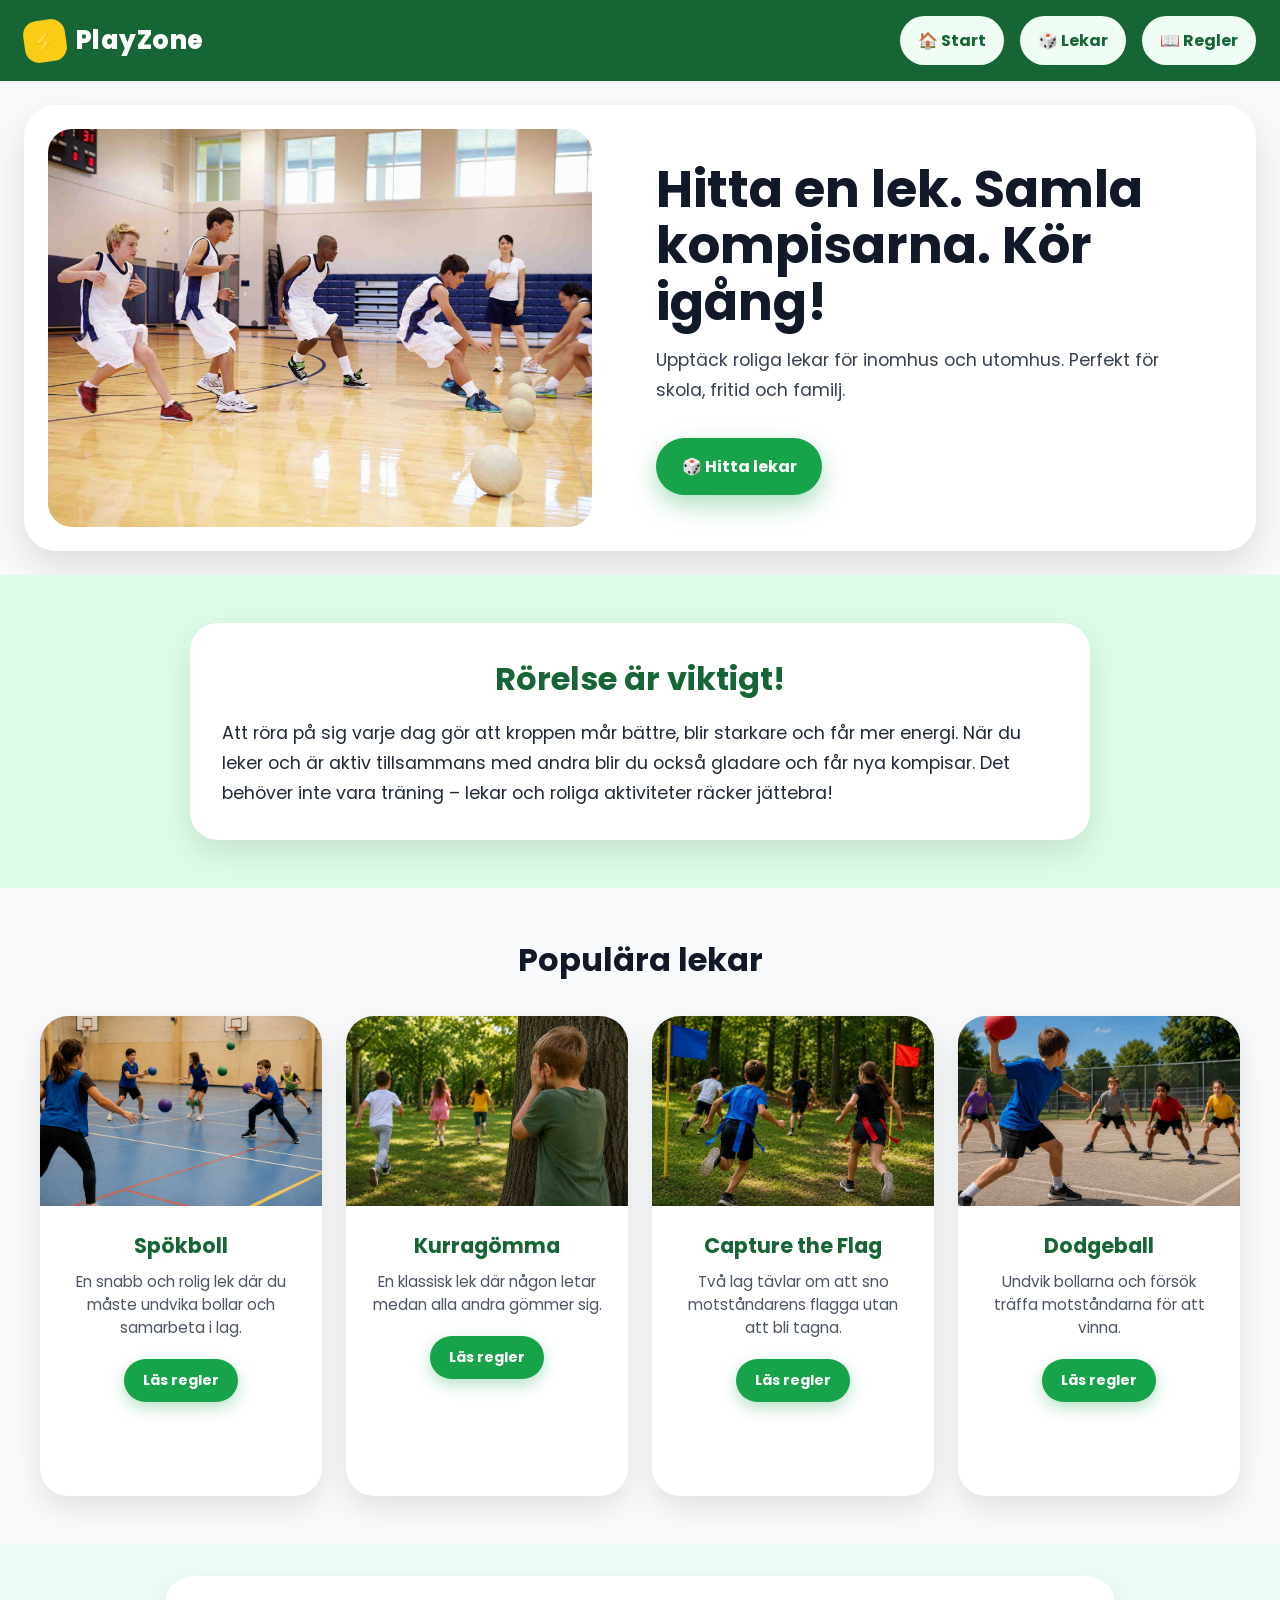
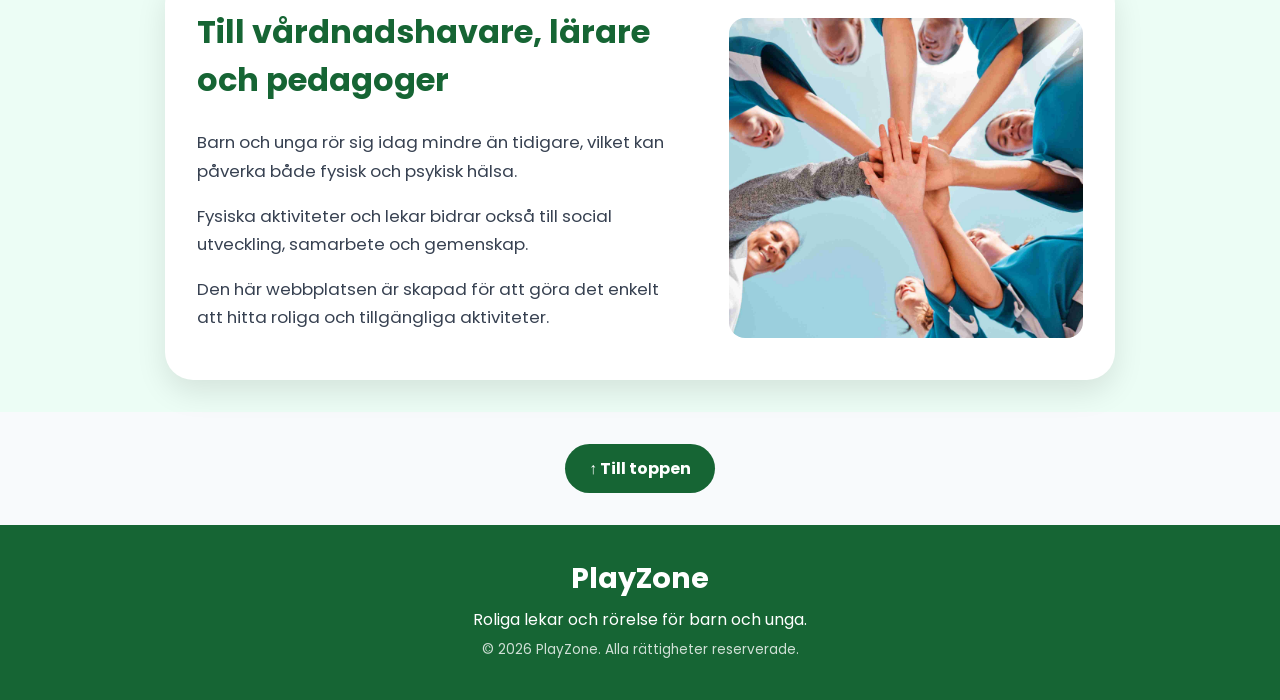
<file: index.html>
<!DOCTYPE html>
<html lang="sv">
<head>
    <meta charset="UTF-8">
    <meta name="viewport" content="width=device-width, initial-scale=1.0">
    <title>PlayZone</title>

    <link rel="preconnect" href="https://fonts.googleapis.com">
    <link rel="preconnect" href="https://fonts.gstatic.com" crossorigin>
    <link href="https://fonts.googleapis.com/css2?family=Poppins:wght@400;500;600;700&display=swap" rel="stylesheet">
    <link rel="stylesheet" href="css/index.style.css">
</head>

    <body id="top">

<nav>
    <a href="index.html" class="logo">
        <span class="logo-icon">⚡</span>
        <span class="logo-text">PlayZone</span>
    </a>

    <input type="checkbox" id="menu-toggle">

    <label for="menu-toggle" class="menu-btn">
        ☰
    </label>

    <div class="nav-links">
        <a href="index.html">🏠 Start</a>
        <a href="lekar.html">🎲 Lekar</a>

        <details class="dropdown-menu">
            <summary>📖 Regler</summary>
            <a href="spokboll.html">Spökboll</a>
            <a href="kurragomma.html">Kurragömma</a>
            <a href="capturetheflagg.html">Capture the Flag</a>
            <a href="dogdeball.html">Dodgeball</a>
            <a href="stafett.html">Stafett</a>
            <a href="tagen.html">Tagen</a>
            <a href="king.html">King</a>
            <a href="hinderbana.html">Hinderbana</a>
        </details>
    </div>
</nav>

<main>
    <section class="hero">
        <div class="hero-split">
            <div class="hero-image">
                <img src="images/startsida.jpg" alt="Barn som leker">
            </div>

            <div class="hero-text">
                <h1>Hitta en lek. Samla kompisarna. Kör igång!</h1>

                <p>
                    Upptäck roliga lekar för inomhus och utomhus.
                    Perfekt för skola, fritid och familj.
                </p>

                <a href="lekar.html" class="hero-btn">🎲 Hitta lekar</a>
            </div>
        </div>
    </section>

    <section class="info-section">
        <div class="info-box">
            <h2>Rörelse är viktigt!</h2>

            <p>
                Att röra på sig varje dag gör att kroppen mår bättre, blir starkare och får mer energi.
                När du leker och är aktiv tillsammans med andra blir du också gladare och får nya kompisar.
                Det behöver inte vara träning – lekar och roliga aktiviteter räcker jättebra!
            </p>
        </div>
    </section>

    <section class="cards-section">
        <h2>Populära lekar</h2>

        <div class="cards-grid">
            <div class="card">
                <img src="images/spokboll.jpg" alt="Spökboll">

                <div class="card-content">
                    <h3>Spökboll</h3>
                    <p>En snabb och rolig lek där du måste undvika bollar och samarbeta i lag.</p>
                    <a href="spokboll.html" class="game-btn">Läs regler</a>
                </div>
            </div>

            <div class="card">
                <img src="images/kurragomma.jpg" alt="Kurragömma">

                <div class="card-content">
                    <h3>Kurragömma</h3>
                    <p>En klassisk lek där någon letar medan alla andra gömmer sig.</p>
                    <a href="kurragomma.html" class="game-btn">Läs regler</a>
                </div>
            </div>

            <div class="card">
                <img src="images/capturetheflagg.jpg" alt="Capture the Flag">

                <div class="card-content">
                    <h3>Capture the Flag</h3>
                    <p>Två lag tävlar om att sno motståndarens flagga utan att bli tagna.</p>
                    <a href="capturetheflagg.html" class="game-btn">Läs regler</a>
                </div>
            </div>

            <div class="card">
                <img src="images/dogdeball.jpg" alt="Dodgeball">

                <div class="card-content">
                    <h3>Dodgeball</h3>
                    <p>Undvik bollarna och försök träffa motståndarna för att vinna.</p>
                    <a href="dogdeball.html" class="game-btn">Läs regler</a>
                </div>
            </div>
        </div>
    </section>

    <section class="parents-section">
        <div class="parents-box">
            <div class="parents-content">
                <div class="parents-text">
                    <h2>Till vårdnadshavare, lärare och pedagoger</h2>

                    <p>Barn och unga rör sig idag mindre än tidigare, vilket kan påverka både fysisk och psykisk hälsa.</p>

                    <p>Fysiska aktiviteter och lekar bidrar också till social utveckling, samarbete och gemenskap.</p>

                    <p>Den här webbplatsen är skapad för att göra det enkelt att hitta roliga och tillgängliga aktiviteter.</p>
                </div>

                <img src="images/vuxna.jpg"
                     alt="Barn som leker och rör sig utomhus"
                     class="parents-image">
            </div>
        </div>
    </section>
</main>

<div class="top-container">
    <a href="#top" class="top-btn">↑ Till toppen</a>
</div>

<footer class="footer">
    <div class="footer-content">
        <h3>PlayZone</h3>

        <p>Roliga lekar och rörelse för barn och unga.</p>

        <p class="small-text">
            © 2026 PlayZone. Alla rättigheter reserverade.
        </p>
    </div>
</footer>

</body>
</html>
</file>
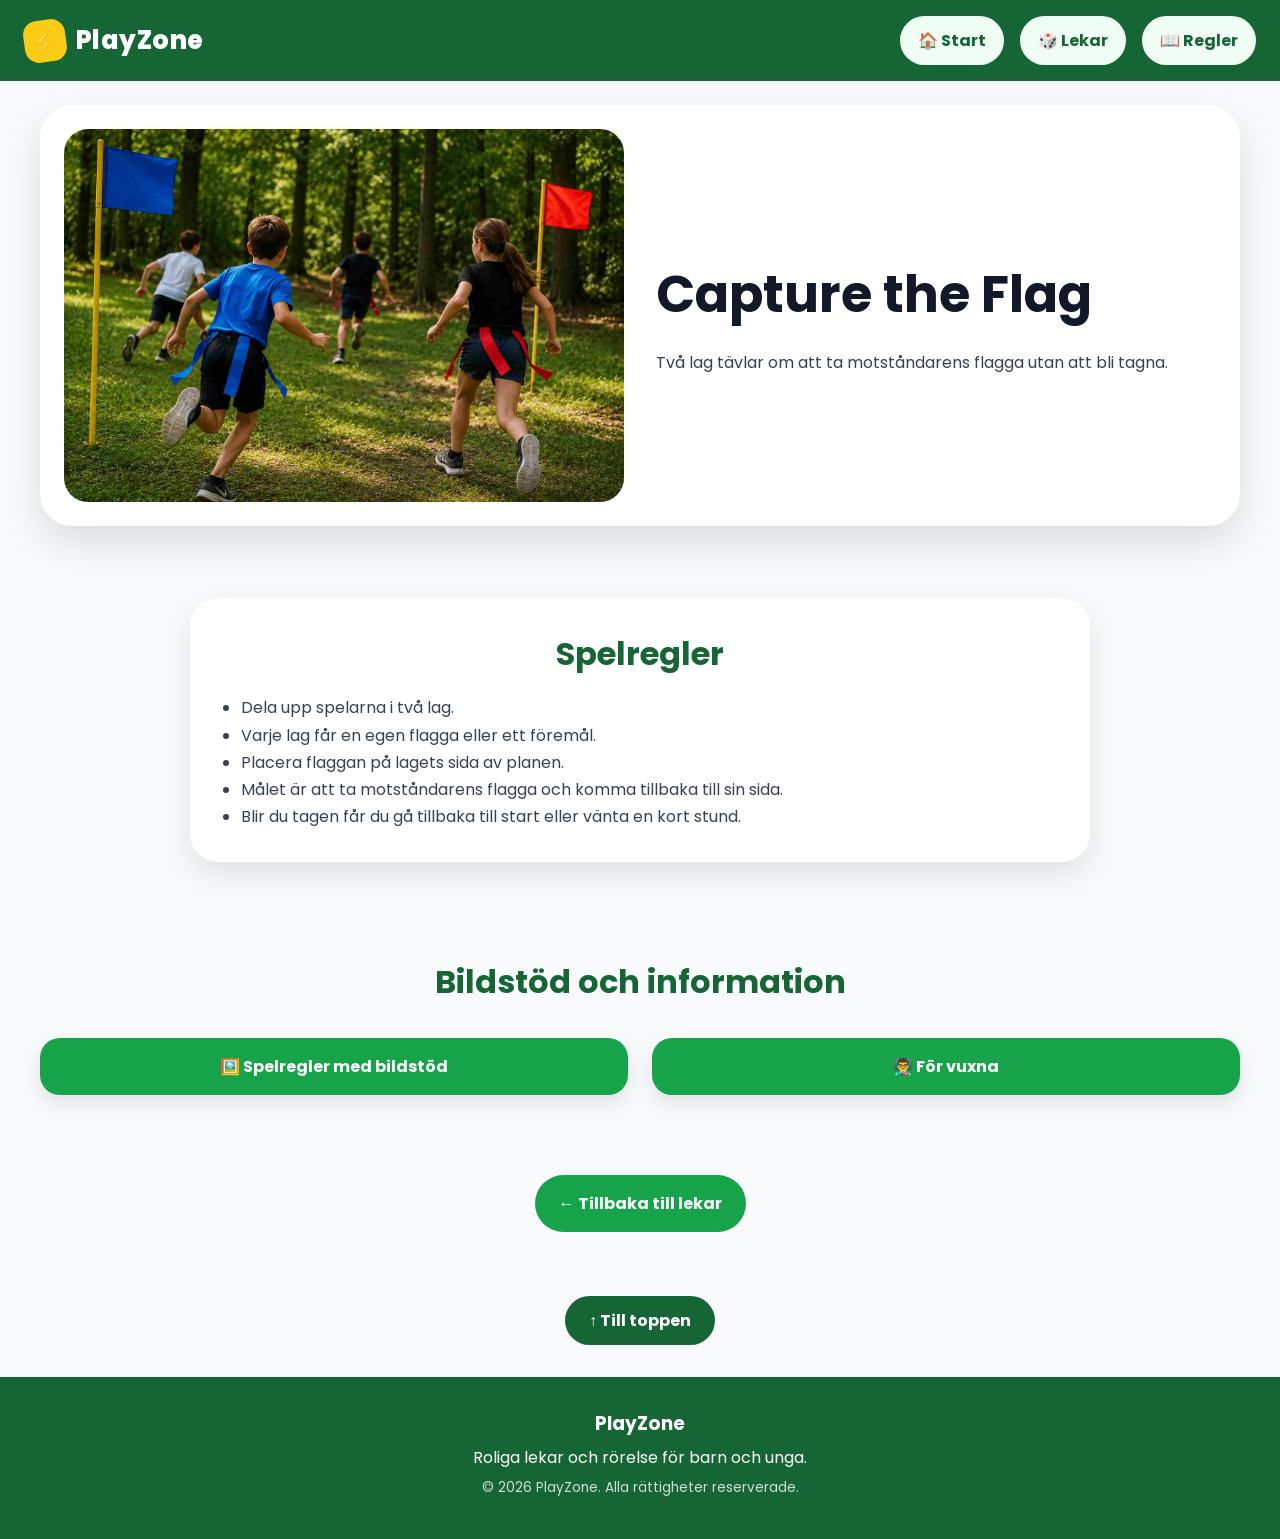
<file: capturetheflagg.html>
<!DOCTYPE html>
<html lang="sv">
<head>
    <meta charset="UTF-8">
    <meta name="viewport" content="width=device-width, initial-scale=1.0">
    <title>Capture the Flag - PlayZone</title>

    <link rel="preconnect" href="https://fonts.googleapis.com">
    <link href="https://fonts.googleapis.com/css2?family=Poppins:wght@400;500;600;700&display=swap" rel="stylesheet">
    <link rel="stylesheet" href="css/lekinfo.style.css">
</head>
    <body id="top">

<nav>
    <a href="index.html" class="logo">
        <span class="logo-icon">⚡</span>
        <span class="logo-text">PlayZone</span>
    </a>

    <input type="checkbox" id="menu-toggle">

    <label for="menu-toggle" class="menu-btn">
        ☰
    </label>

    <div class="nav-links">
        <a href="index.html">🏠 Start</a>
        <a href="lekar.html">🎲 Lekar</a>

        <details class="dropdown-menu">
            <summary>📖 Regler</summary>
            <a href="spokboll.html">Spökboll</a>
            <a href="kurragomma.html">Kurragömma</a>
            <a href="capturetheflagg.html">Capture the Flag</a>
            <a href="dogdeball.html">Dodgeball</a>
            <a href="stafett.html">Stafett</a>
            <a href="tagen.html">Tagen</a>
            <a href="king.html">King</a>
            <a href="hinderbana.html">Hinderbana</a>
        </details>
    </div>
</nav>

<section class="hero">
    <div class="hero-card">
        <div class="hero-image">
            <img src="images/capturetheflagg.jpg" alt="Capture the Flag">
        </div>

        <div class="hero-text">
            <h1>Capture the Flag</h1>
            <p>Två lag tävlar om att ta motståndarens flagga utan att bli tagna.</p>
        </div>
    </div>
</section>

<section class="content-section">
    <div class="content-grid">
        <div class="info-card">
            <h2>Spelregler</h2>

            <ul>
                <li>Dela upp spelarna i två lag.</li>
                <li>Varje lag får en egen flagga eller ett föremål.</li>
                <li>Placera flaggan på lagets sida av planen.</li>
                <li>Målet är att ta motståndarens flagga och komma tillbaka till sin sida.</li>
                <li>Blir du tagen får du gå tillbaka till start eller vänta en kort stund.</li>
            </ul>
        </div>
    </div>
</section>

<section class="content-section">
    <h2>Bildstöd och information</h2>

    <div class="tabs-wrapper">
        <div class="tab-box">
            <input type="checkbox" id="toggle-rules">

            <label for="toggle-rules" class="tab-label">
                🖼️ Spelregler med bildstöd
            </label>

            <div class="tab-content">
                <img src="images/capturetheflagbild.jpg" alt="Bildstöd för Capture the Flag" class="rules-image">
            </div>
        </div>

        <div class="tab-box">
            <input type="checkbox" id="toggle-info">

            <label for="toggle-info" class="tab-label">
                👨‍🏫 För vuxna
            </label>

            <div class="tab-content">
                <p>
                    Capture the Flag tränar samarbete, strategi, kommunikation och kondition.
                    Leken passar bra för större grupper och hjälper barn att planera tillsammans.
                </p>
            </div>
        </div>
    </div>
</section>

<div class="back-container">
    <a href="lekar.html" class="back-btn">← Tillbaka till lekar</a>
</div>

<div class="top-container">
    <a href="#top" class="top-btn">↑ Till toppen</a>
</div>

<footer class="footer">
    <h3>PlayZone</h3>
    <p>Roliga lekar och rörelse för barn och unga.</p>
    <p class="small-text">© 2026 PlayZone. Alla rättigheter reserverade.</p>
</footer>

</body>
</html>
</file>
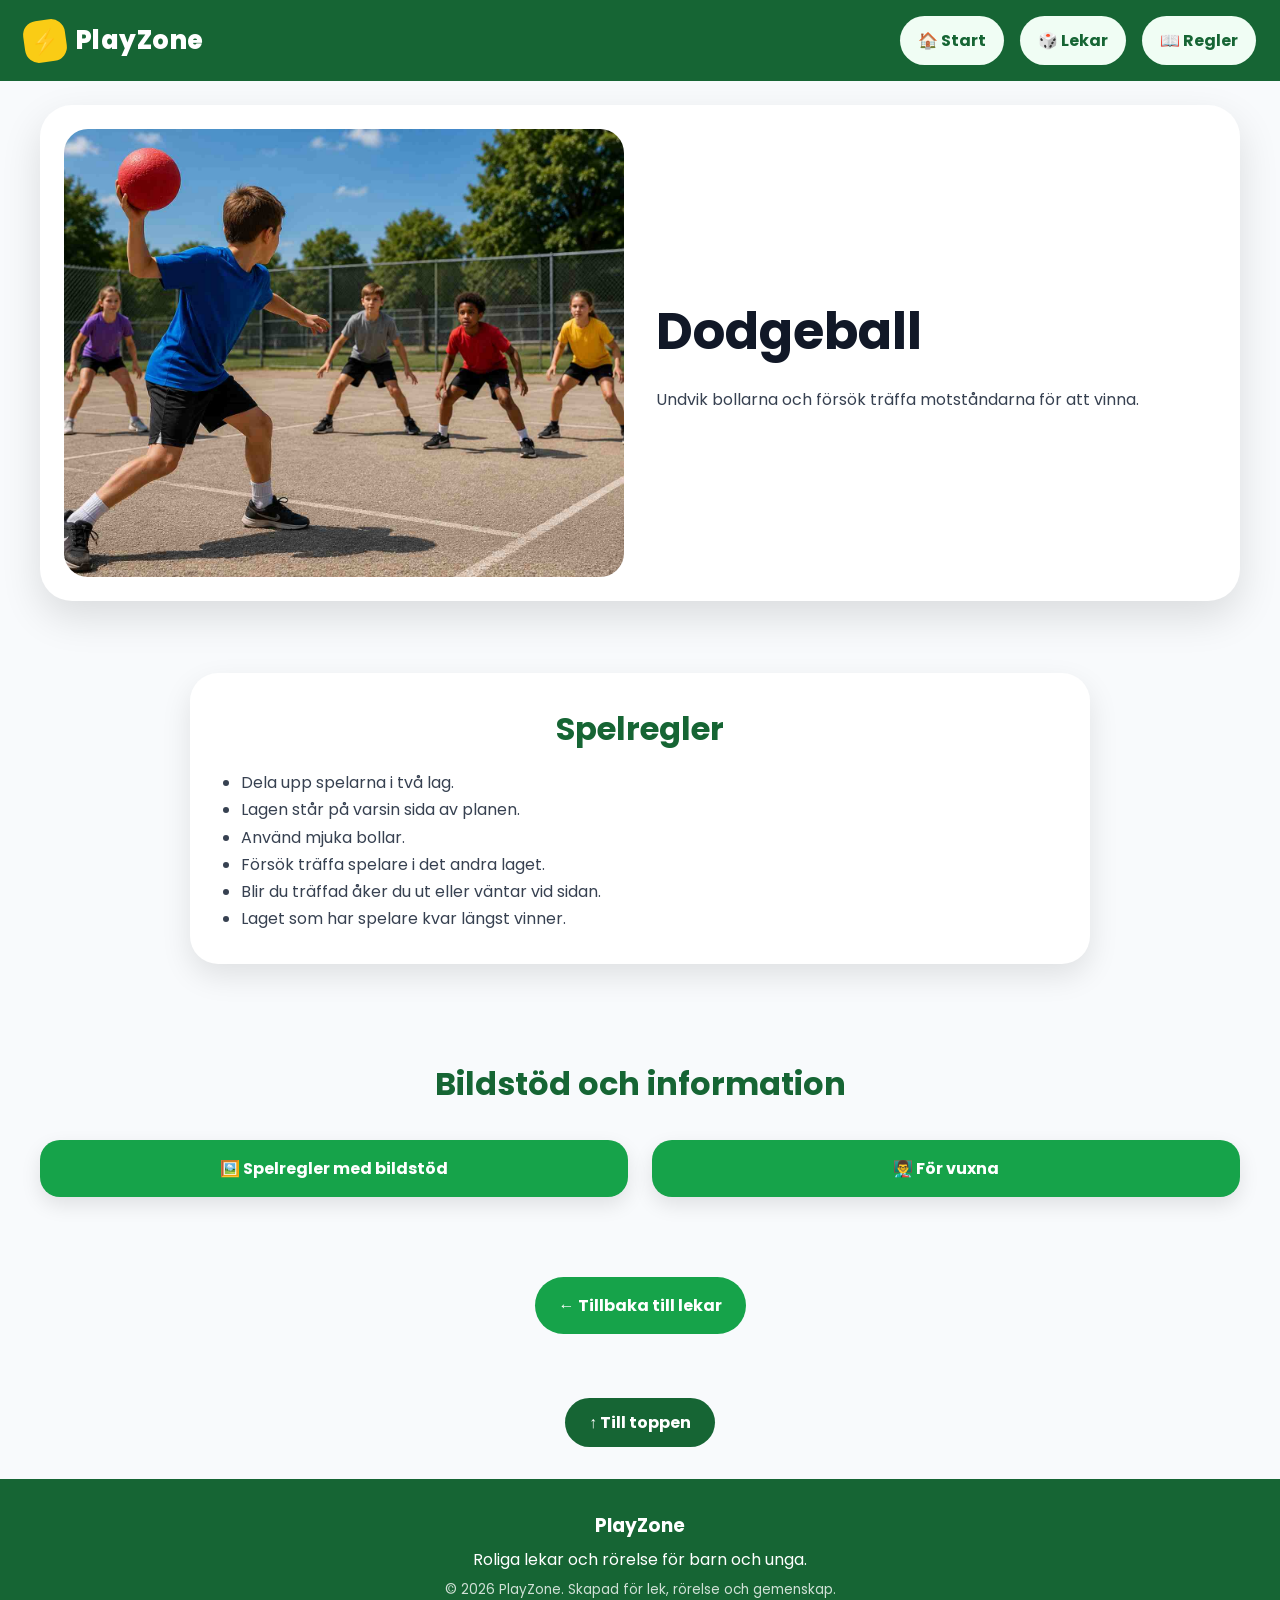
<file: dogdeball.html>
<!DOCTYPE html>
<html lang="sv">
<head>
    <meta charset="UTF-8">
    <meta name="viewport" content="width=device-width, initial-scale=1.0">
    <title>Dodgeball - PlayZone</title>

    <link rel="preconnect" href="https://fonts.googleapis.com">
    <link href="https://fonts.googleapis.com/css2?family=Poppins:wght@400;500;600;700&display=swap" rel="stylesheet">
    <link rel="stylesheet" href="css/lekinfo.style.css">
</head>

    <body id="top">

<nav>
    <a href="index.html" class="logo">
        <span class="logo-icon">⚡</span>
        <span class="logo-text">PlayZone</span>
    </a>

    <input type="checkbox" id="menu-toggle">

    <label for="menu-toggle" class="menu-btn">
        ☰
    </label>

    <div class="nav-links">
        <a href="index.html">🏠 Start</a>
        <a href="lekar.html">🎲 Lekar</a>

        <details class="dropdown-menu">
            <summary>📖 Regler</summary>
            <a href="spokboll.html">Spökboll</a>
            <a href="kurragomma.html">Kurragömma</a>
            <a href="capturetheflagg.html">Capture the Flag</a>
            <a href="dogdeball.html">Dodgeball</a>
            <a href="stafett.html">Stafett</a>
            <a href="tagen.html">Tagen</a>
            <a href="king.html">King</a>
            <a href="hinderbana.html">Hinderbana</a>
        </details>
    </div>
</nav>

<section class="hero">
    <div class="hero-card">
        <div class="hero-image">
            <img src="images/dogdeball.jpg" alt="Dodgeball">
        </div>

        <div class="hero-text">
            <h1>Dodgeball</h1>
            <p>Undvik bollarna och försök träffa motståndarna för att vinna.</p>
        </div>
    </div>
</section>

<section class="content-section">
    <div class="content-grid">
        <div class="info-card">
            <h2>Spelregler</h2>

            <ul>
                <li>Dela upp spelarna i två lag.</li>
                <li>Lagen står på varsin sida av planen.</li>
                <li>Använd mjuka bollar.</li>
                <li>Försök träffa spelare i det andra laget.</li>
                <li>Blir du träffad åker du ut eller väntar vid sidan.</li>
                <li>Laget som har spelare kvar längst vinner.</li>
            </ul>
        </div>
    </div>
</section>

<section class="content-section">
    <h2>Bildstöd och information</h2>

    <div class="tabs-wrapper">
        <div class="tab-box">
            <input type="checkbox" id="toggle-rules">

            <label for="toggle-rules" class="tab-label">
                🖼️ Spelregler med bildstöd
            </label>

            <div class="tab-content">
                <img src="images/dodgeballbild.jpg" alt="Bildstöd för Dodgeball" class="rules-image">
            </div>
        </div>

        <div class="tab-box">
            <input type="checkbox" id="toggle-info">

            <label for="toggle-info" class="tab-label">
                👨‍🏫 För vuxna
            </label>

            <div class="tab-content">
                <p>
                    Dodgeball tränar snabbhet, reaktionsförmåga, koordination och rumsuppfattning.
                    Leken ger mycket fysisk aktivitet och fungerar bra både i idrottshall och på skolgård.
                </p>
            </div>
        </div>
    </div>
</section>

<div class="back-container">
    <a href="lekar.html" class="back-btn">← Tillbaka till lekar</a>
</div>

<div class="top-container">
    <a href="#top" class="top-btn">↑ Till toppen</a>
</div>

<footer class="footer">
    <h3>PlayZone</h3>
    <p>Roliga lekar och rörelse för barn och unga.</p>
    <p class="small-text">© 2026 PlayZone. Skapad för lek, rörelse och gemenskap.</p>
</footer>

</body>
</html>
</file>
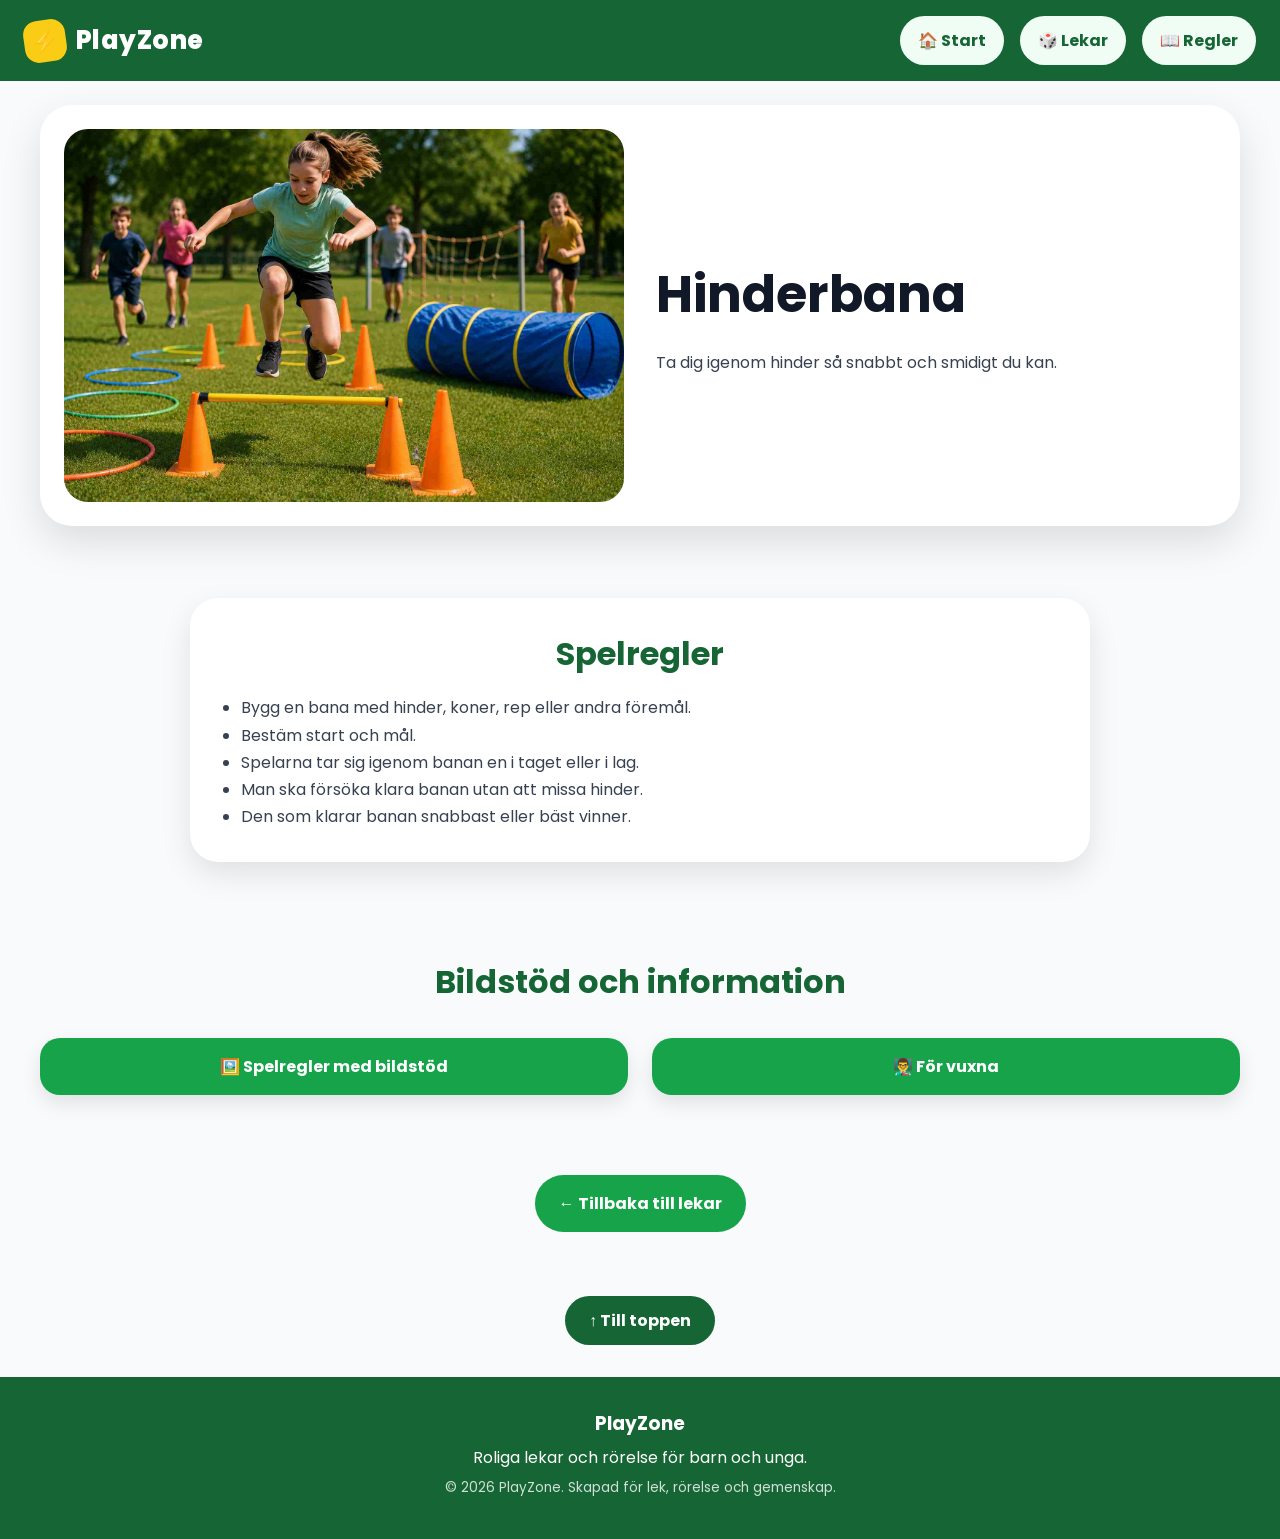
<file: hinderbana.html>
<!DOCTYPE html>
<html lang="sv">
<head>
    <meta charset="UTF-8">
    <meta name="viewport" content="width=device-width, initial-scale=1.0">
    <title>Hinderbana - PlayZone</title>

    <link rel="preconnect" href="https://fonts.googleapis.com">
    <link href="https://fonts.googleapis.com/css2?family=Poppins:wght@400;500;600;700&display=swap" rel="stylesheet">

    <link rel="stylesheet" href="css/lekinfo.style.css">
</head>

    <body id="top">

<nav>
    <a href="index.html" class="logo">
        <span class="logo-icon">⚡</span>
        <span class="logo-text">PlayZone</span>
    </a>

    <input type="checkbox" id="menu-toggle">

    <label for="menu-toggle" class="menu-btn">
        ☰
    </label>

    <div class="nav-links">
        <a href="index.html">🏠 Start</a>
        <a href="lekar.html">🎲 Lekar</a>

        <details class="dropdown-menu">
            <summary>📖 Regler</summary>
            <a href="spokboll.html">Spökboll</a>
            <a href="kurragomma.html">Kurragömma</a>
            <a href="capturetheflagg.html">Capture the Flag</a>
            <a href="dogdeball.html">Dodgeball</a>
            <a href="stafett.html">Stafett</a>
            <a href="tagen.html">Tagen</a>
            <a href="king.html">King</a>
            <a href="hinderbana.html">Hinderbana</a>
        </details>
    </div>
</nav>

<section class="hero">
    <div class="hero-card">

        <div class="hero-image">
            <img src="images/hinderbana.jpg" alt="Hinderbana">
        </div>

        <div class="hero-text">
            <h1>Hinderbana</h1>
            <p>Ta dig igenom hinder så snabbt och smidigt du kan.</p>
        </div>

    </div>
</section>

<section class="content-section">

    <div class="content-grid">

        <div class="info-card">
            <h2>Spelregler</h2>

            <ul>
                <li>Bygg en bana med hinder, koner, rep eller andra föremål.</li>
                <li>Bestäm start och mål.</li>
                <li>Spelarna tar sig igenom banan en i taget eller i lag.</li>
                <li>Man ska försöka klara banan utan att missa hinder.</li>
                <li>Den som klarar banan snabbast eller bäst vinner.</li>
            </ul>
        </div>

    </div>

</section>

<section class="content-section">

    <h2>Bildstöd och information</h2>

    <div class="tabs-wrapper">

        <div class="tab-box">

            <input type="checkbox" id="toggle-rules">

            <label for="toggle-rules" class="tab-label">
                🖼️ Spelregler med bildstöd
            </label>

            <div class="tab-content">
                <img src="images/hinderbanabild.jpg"
                     alt="Bildstöd för Hinderbana"
                     class="rules-image">
            </div>

        </div>

        <div class="tab-box">

            <input type="checkbox" id="toggle-info">

            <label for="toggle-info" class="tab-label">
                👨‍🏫 För vuxna
            </label>

            <div class="tab-content">
                <p>
                    Hinderbana tränar balans, motorik, styrka och problemlösning.
                    Den är enkel att anpassa efter plats, ålder och svårighetsgrad.
                </p>
            </div>

        </div>

    </div>

</section>

<div class="back-container">
    <a href="lekar.html" class="back-btn">← Tillbaka till lekar</a>
</div>

<div class="top-container">
    <a href="#top" class="top-btn">↑ Till toppen</a>
</div>

<footer class="footer">
    <h3>PlayZone</h3>
    <p>Roliga lekar och rörelse för barn och unga.</p>
    <p class="small-text">© 2026 PlayZone. Skapad för lek, rörelse och gemenskap.</p>
</footer>

</body>
</html>
</file>
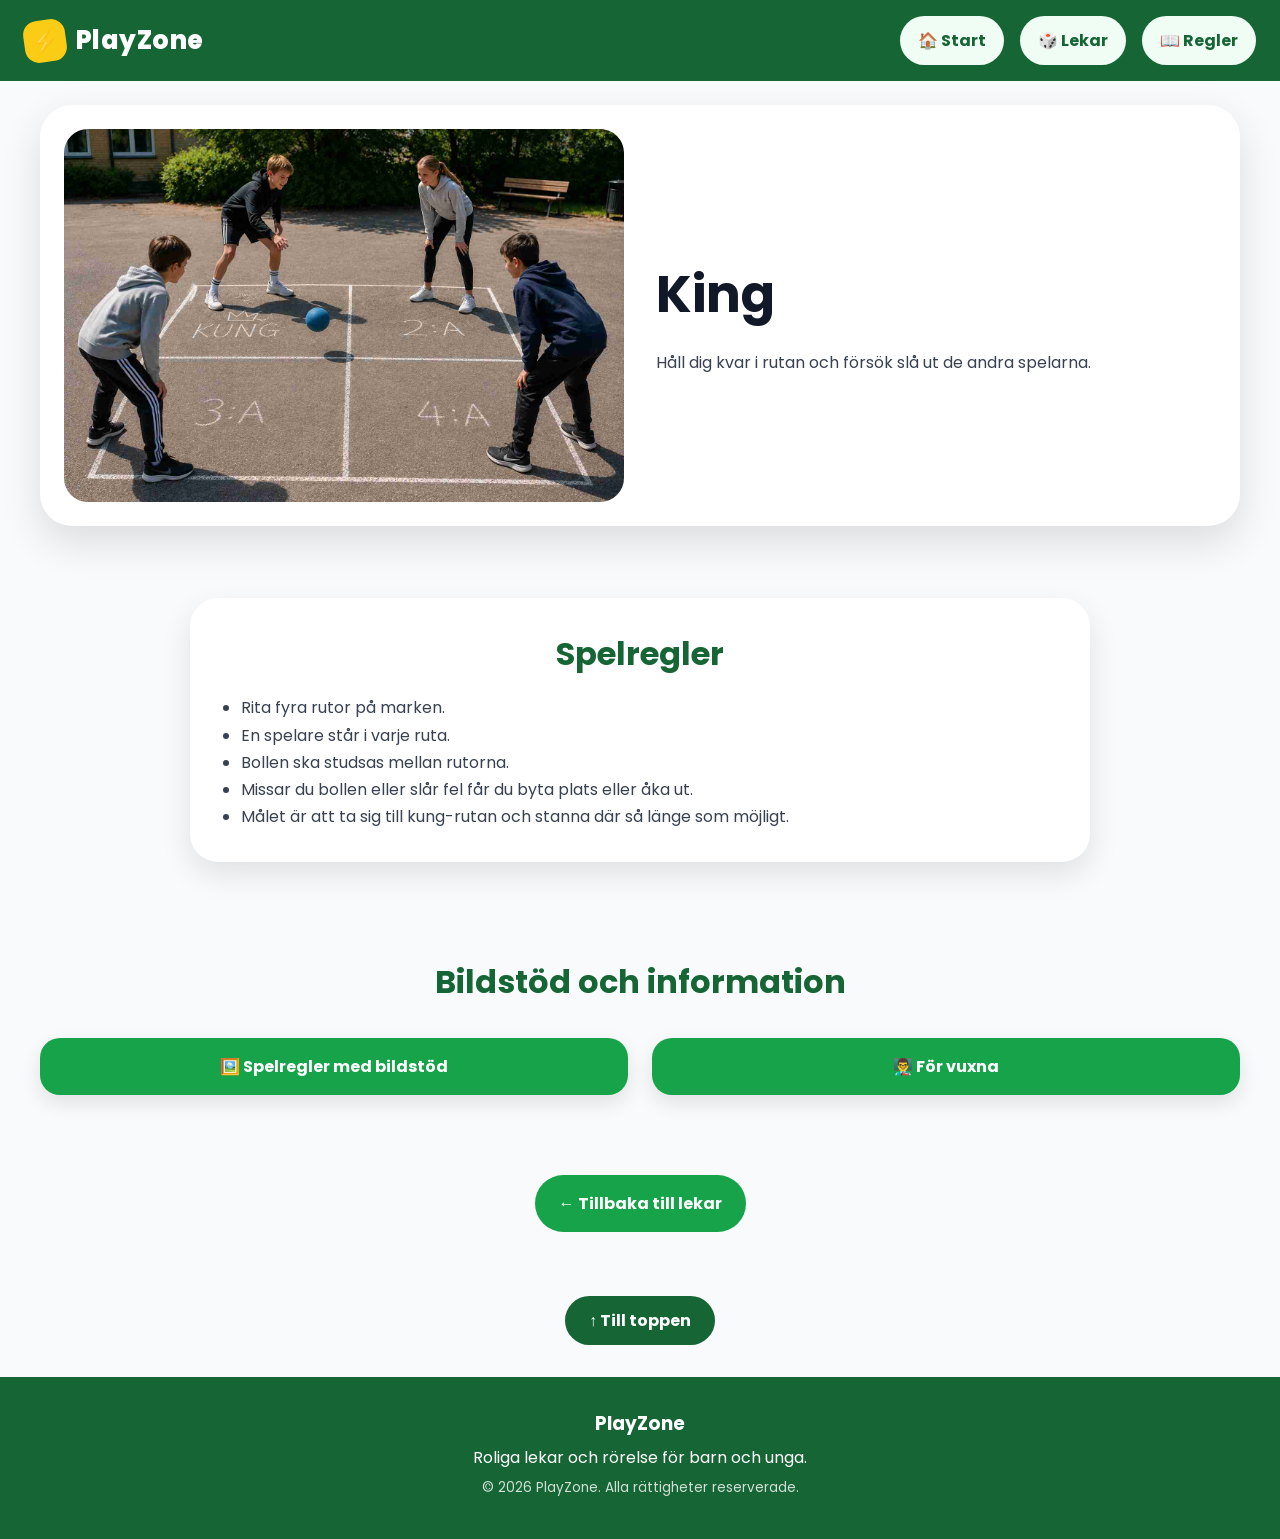
<file: king.html>
<!DOCTYPE html>
<html lang="sv">

<head>
    <meta charset="UTF-8">
    <meta name="viewport" content="width=device-width, initial-scale=1.0">
    <title>King - PlayZone</title>

    <link rel="preconnect" href="https://fonts.googleapis.com">
    <link rel="preconnect" href="https://fonts.gstatic.com" crossorigin>
    <link href="https://fonts.googleapis.com/css2?family=Poppins:wght@400;500;600;700&display=swap" rel="stylesheet">

    <link rel="stylesheet" href="css/lekinfo.style.css">
</head>

    <body id="top">

<nav>
    <a href="index.html" class="logo">
        <span class="logo-icon">⚡</span>
        <span class="logo-text">PlayZone</span>
    </a>

    <input type="checkbox" id="menu-toggle">

    <label for="menu-toggle" class="menu-btn">
        ☰
    </label>

    <div class="nav-links">
        <a href="index.html">🏠 Start</a>
        <a href="lekar.html">🎲 Lekar</a>

        <details class="dropdown-menu">
            <summary>📖 Regler</summary>
            <a href="spokboll.html">Spökboll</a>
            <a href="kurragomma.html">Kurragömma</a>
            <a href="capturetheflagg.html">Capture the Flag</a>
            <a href="dogdeball.html">Dodgeball</a>
            <a href="stafett.html">Stafett</a>
            <a href="tagen.html">Tagen</a>
            <a href="king.html">King</a>
            <a href="hinderbana.html">Hinderbana</a>
        </details>
    </div>
</nav>

<main>

    <section class="hero">
        <div class="hero-card">

            <div class="hero-image">
                <img src="images/king.jpg" alt="King">
            </div>

            <div class="hero-text">
                <h1>King</h1>
                <p>Håll dig kvar i rutan och försök slå ut de andra spelarna.</p>
            </div>

        </div>
    </section>

    <section class="content-section">

        <div class="content-grid">

            <div class="info-card">
                <h2>Spelregler</h2>

                <ul>
                    <li>Rita fyra rutor på marken.</li>
                    <li>En spelare står i varje ruta.</li>
                    <li>Bollen ska studsas mellan rutorna.</li>
                    <li>Missar du bollen eller slår fel får du byta plats eller åka ut.</li>
                    <li>Målet är att ta sig till kung-rutan och stanna där så länge som möjligt.</li>
                </ul>
            </div>

        </div>

    </section>

    <section class="content-section">

        <h2>Bildstöd och information</h2>

        <div class="tabs-wrapper">

            <div class="tab-box">

                <input type="checkbox" id="toggle-rules">

                <label for="toggle-rules" class="tab-label">
                    🖼️ Spelregler med bildstöd
                </label>

                <div class="tab-content">
                    <img src="images/kingbild.jpg"
                         alt="Bildstöd för King"
                         class="rules-image">
                </div>

            </div>

            <div class="tab-box">

                <input type="checkbox" id="toggle-info">

                <label for="toggle-info" class="tab-label">
                    👨‍🏫 För vuxna
                </label>

                <div class="tab-content">
                    <p>
                        King tränar koordination, koncentration, turordning och motorik.
                        Leken passar bra på skolgården och uppmuntrar barn att följa regler tillsammans.
                    </p>
                </div>

            </div>

        </div>

    </section>

    <div class="back-container">
        <a href="lekar.html" class="back-btn">← Tillbaka till lekar</a>
    </div>

</main>

<div class="top-container">
    <a href="#top" class="top-btn">↑ Till toppen</a>
</div>

<footer class="footer">
    <h3>PlayZone</h3>

    <p>Roliga lekar och rörelse för barn och unga.</p>

    <p class="small-text">
        © 2026 PlayZone. Alla rättigheter reserverade.
    </p>
</footer>

</body>

</html>
</file>
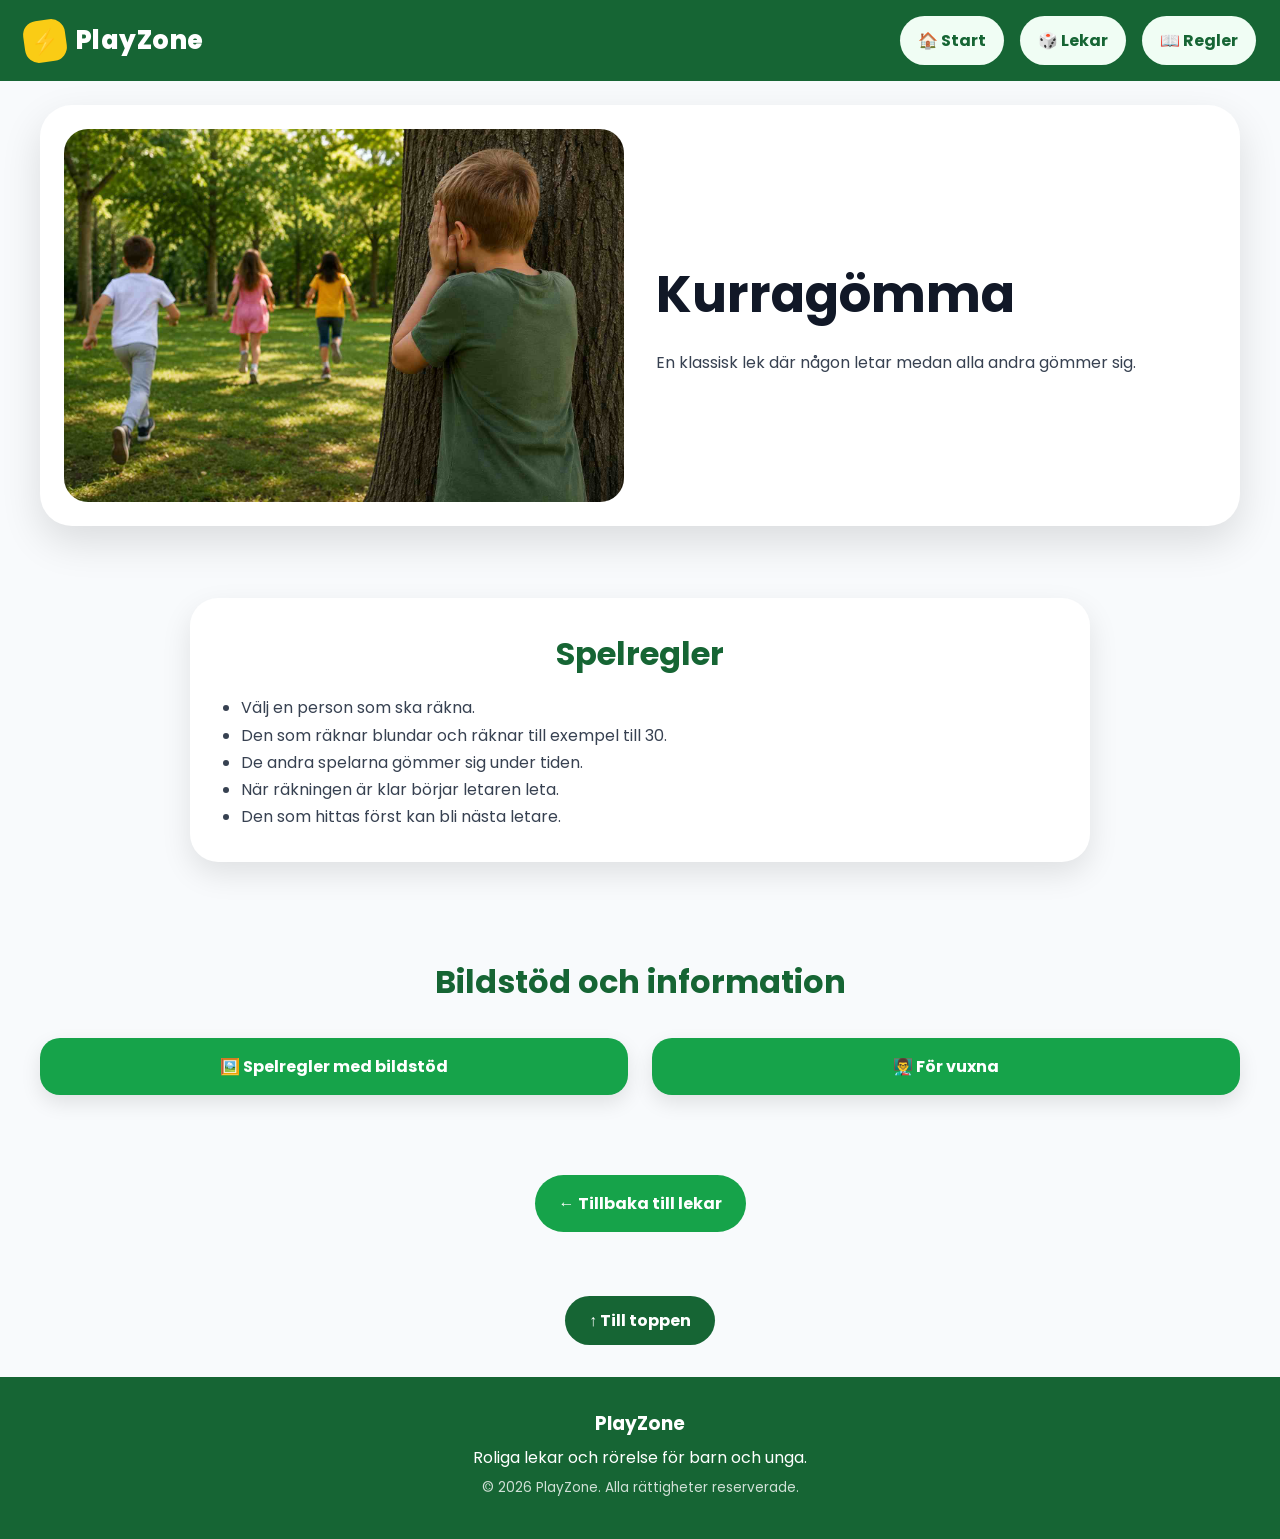
<file: kurragomma.html>
<!DOCTYPE html>
<html lang="sv">

<head>
    <meta charset="UTF-8">
    <meta name="viewport" content="width=device-width, initial-scale=1.0">
    <title>Kurragömma - PlayZone</title>

    <link rel="preconnect" href="https://fonts.googleapis.com">
    <link rel="preconnect" href="https://fonts.gstatic.com" crossorigin>
    <link href="https://fonts.googleapis.com/css2?family=Poppins:wght@400;500;600;700&display=swap" rel="stylesheet">

    <link rel="stylesheet" href="css/lekinfo.style.css">
</head>

    <body id="top">

<nav>
    <a href="index.html" class="logo">
        <span class="logo-icon">⚡</span>
        <span class="logo-text">PlayZone</span>
    </a>

    <input type="checkbox" id="menu-toggle">

    <label for="menu-toggle" class="menu-btn">
        ☰
    </label>

    <div class="nav-links">
        <a href="index.html">🏠 Start</a>
        <a href="lekar.html">🎲 Lekar</a>

        <details class="dropdown-menu">
            <summary>📖 Regler</summary>
            <a href="spokboll.html">Spökboll</a>
            <a href="kurragomma.html">Kurragömma</a>
            <a href="capturetheflagg.html">Capture the Flag</a>
            <a href="dogdeball.html">Dodgeball</a>
            <a href="stafett.html">Stafett</a>
            <a href="tagen.html">Tagen</a>
            <a href="king.html">King</a>
            <a href="hinderbana.html">Hinderbana</a>
        </details>
    </div>
</nav>

<main>

    <section class="hero">
        <div class="hero-card">

            <div class="hero-image">
                <img src="images/kurragomma.jpg" alt="Kurragömma">
            </div>

            <div class="hero-text">
                <h1>Kurragömma</h1>
                <p>En klassisk lek där någon letar medan alla andra gömmer sig.</p>
            </div>

        </div>
    </section>

    <section class="content-section">
        <div class="content-grid">

            <div class="info-card">
                <h2>Spelregler</h2>

                <ul>
                    <li>Välj en person som ska räkna.</li>
                    <li>Den som räknar blundar och räknar till exempel till 30.</li>
                    <li>De andra spelarna gömmer sig under tiden.</li>
                    <li>När räkningen är klar börjar letaren leta.</li>
                    <li>Den som hittas först kan bli nästa letare.</li>
                </ul>
            </div>

        </div>
    </section>

    <section class="content-section">

        <h2>Bildstöd och information</h2>

        <div class="tabs-wrapper">

            <div class="tab-box">
                <input type="checkbox" id="toggle-rules">

                <label for="toggle-rules" class="tab-label">
                    🖼️ Spelregler med bildstöd
                </label>

                <div class="tab-content">
                    <img src="images/kurrgommabild.jpg"
                         alt="Bildstöd för Kurragömma"
                         class="rules-image">
                </div>
            </div>

            <div class="tab-box">
                <input type="checkbox" id="toggle-info">

                <label for="toggle-info" class="tab-label">
                    👨‍🏫 För vuxna
                </label>

                <div class="tab-content">
                    <p>
                        Kurragömma tränar barns fantasi, rörelse, problemlösning och sociala samspel.
                        Leken är enkel att förstå och kan göras både inomhus och utomhus.
                    </p>
                </div>
            </div>

        </div>

    </section>

    <div class="back-container">
        <a href="lekar.html" class="back-btn">← Tillbaka till lekar</a>
    </div>

</main>

<div class="top-container">
    <a href="#top" class="top-btn">↑ Till toppen</a>
</div>

<footer class="footer">
    <h3>PlayZone</h3>
    <p>Roliga lekar och rörelse för barn och unga.</p>
    <p class="small-text">© 2026 PlayZone. Alla rättigheter reserverade.</p>
</footer>

</body>

</html>
</file>
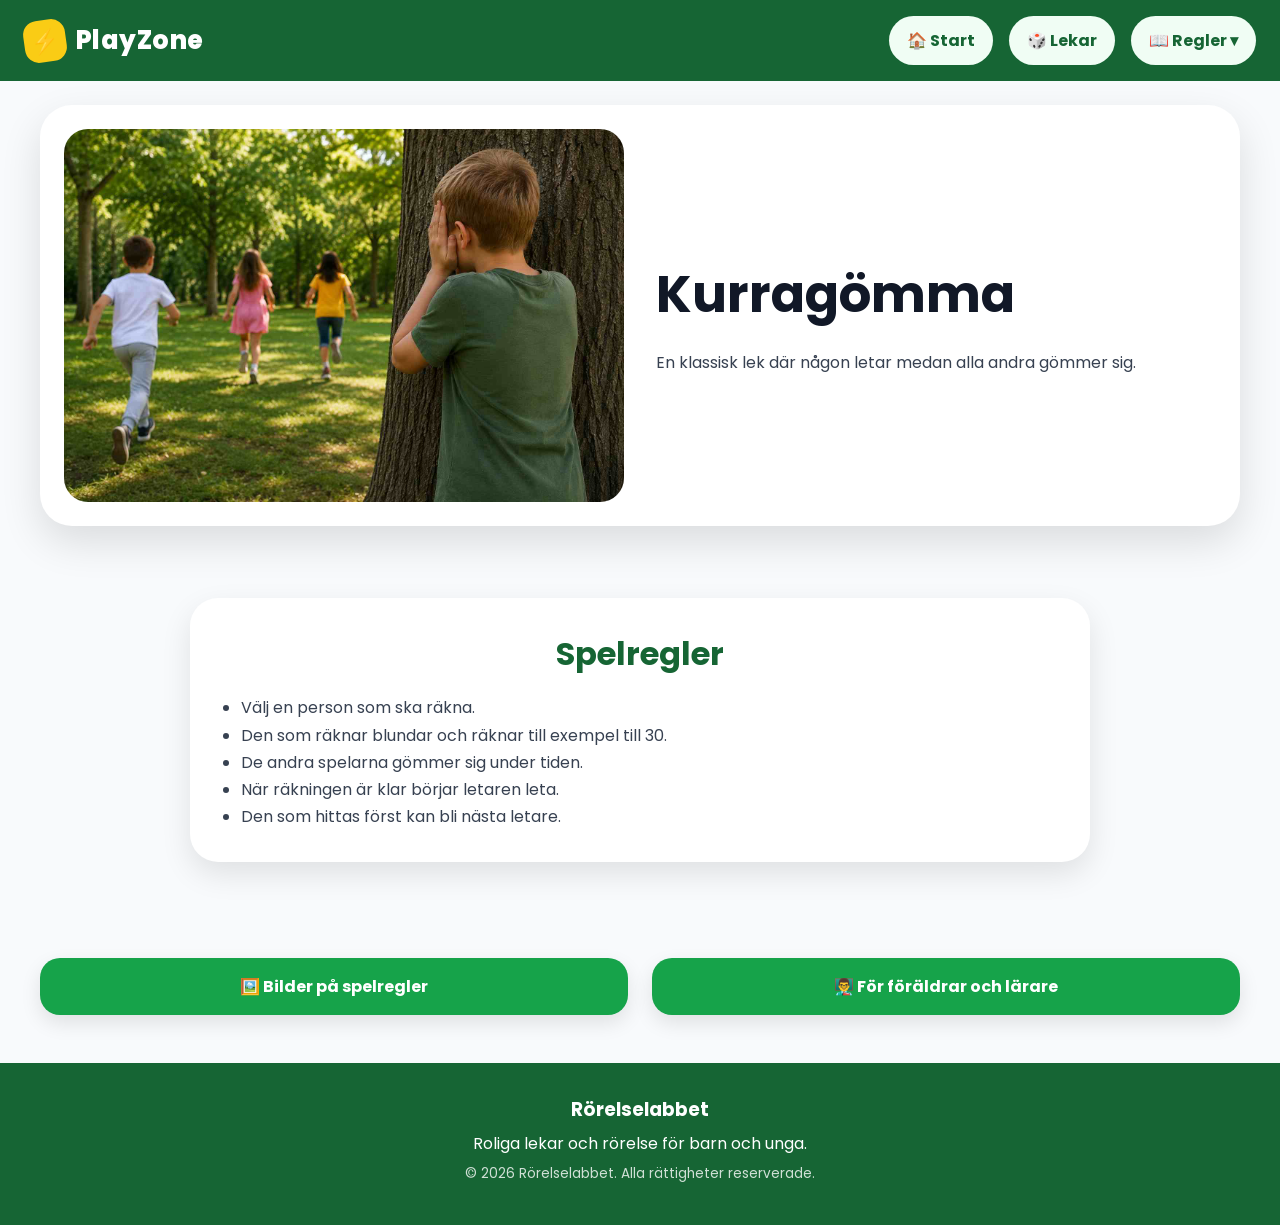
<file: kurragömma.html>
<!DOCTYPE html>
<html lang="sv">
<head>
    <meta charset="UTF-8">
    <meta name="viewport" content="width=device-width, initial-scale=1.0">
    <title>Kurragömma - Rörelselabbet</title>
    <link rel="preconnect" href="https://fonts.googleapis.com">
    <link href="https://fonts.googleapis.com/css2?family=Poppins:wght@400;500;600;700&display=swap" rel="stylesheet">
    <link rel="stylesheet" href="css/lekinfo.style.css">
</head>
<body>

<nav>
     <div class="logo">
    <span class="logo-icon">⚡</span>
    <span class="logo-text">PlayZone</span>
</div>

    <input type="checkbox" id="menu-toggle">
</div>

    <div class="nav-links">

        <a href="index.html">🏠 Start</a>

        <a href="lekar.html">🎲 Lekar</a>

        <div class="dropdown">

           
<details class="dropdown-menu">
    <summary>📖 Regler ▾</summary>
                <a href="spokboll.html">Spökboll</a>
                <a href="kurragömma.html">Kurragömma</a>
                <a href="capturetheflagg.html">Capture the Flag</a>
                <a href="dogdeball.html">Dodgeball</a>
                <a href="stafett.html">Stafett</a>
                <a href="tagen.html">Tagen</a>
                <a href="king.html">King</a>
                <a href="hinderbana.html">Hinderbana</a>
            </div>

        </div>

    </div>
</nav>

<section class="hero">
    <div class="hero-card">
        <div class="hero-image">
            <img src="images/kurragomma.jpg" alt="Kurragömma">
        </div>
        <div class="hero-text">
            <h1>Kurragömma</h1>
            <p>En klassisk lek där någon letar medan alla andra gömmer sig.</p>
        </div>
    </div>
</section>

<section class="content-section">
    <div class="content-grid">
        <div class="info-card">
            <h2>Spelregler</h2>
            <ul>
                <li>Välj en person som ska räkna.</li>
                <li>Den som räknar blundar och räknar till exempel till 30.</li>
                <li>De andra spelarna gömmer sig under tiden.</li>
                <li>När räkningen är klar börjar letaren leta.</li>
                <li>Den som hittas först kan bli nästa letare.</li>
            </ul>
        </div>
    </div>
    </section>

 <section class="content-section">

    <div class="tabs-wrapper">

        <div class="tab-box">

            <input type="checkbox" id="toggle-rules">

            <label for="toggle-rules" class="tab-label">
                🖼️ Bilder på spelregler
            </label>

            <div class="tab-content">
                <img src="images/kurrgommabild.jpg" alt="Bildstöd för Spökboll" class="rules-image">
            </div>

        </div>

        <div class="tab-box">

            <input type="checkbox" id="toggle-info">

            <label for="toggle-info" class="tab-label">
                👨‍🏫 För föräldrar och lärare
            </label>

            <div class="tab-content">
                <p>
                    Kurragömma tränar barns fantasi, rörelse, problemlösning och sociala samspel. Leken är enkel att förstå och kan göras både inomhus och utomhus.
                </p>
            </div>

        </div>

    </div>

    </section>

<footer class="footer">
    <h3>Rörelselabbet</h3>
    <p>Roliga lekar och rörelse för barn och unga.</p>
    <p class="small-text">© 2026 Rörelselabbet. Alla rättigheter reserverade.</p>
</footer>

</body>
</html>
</file>
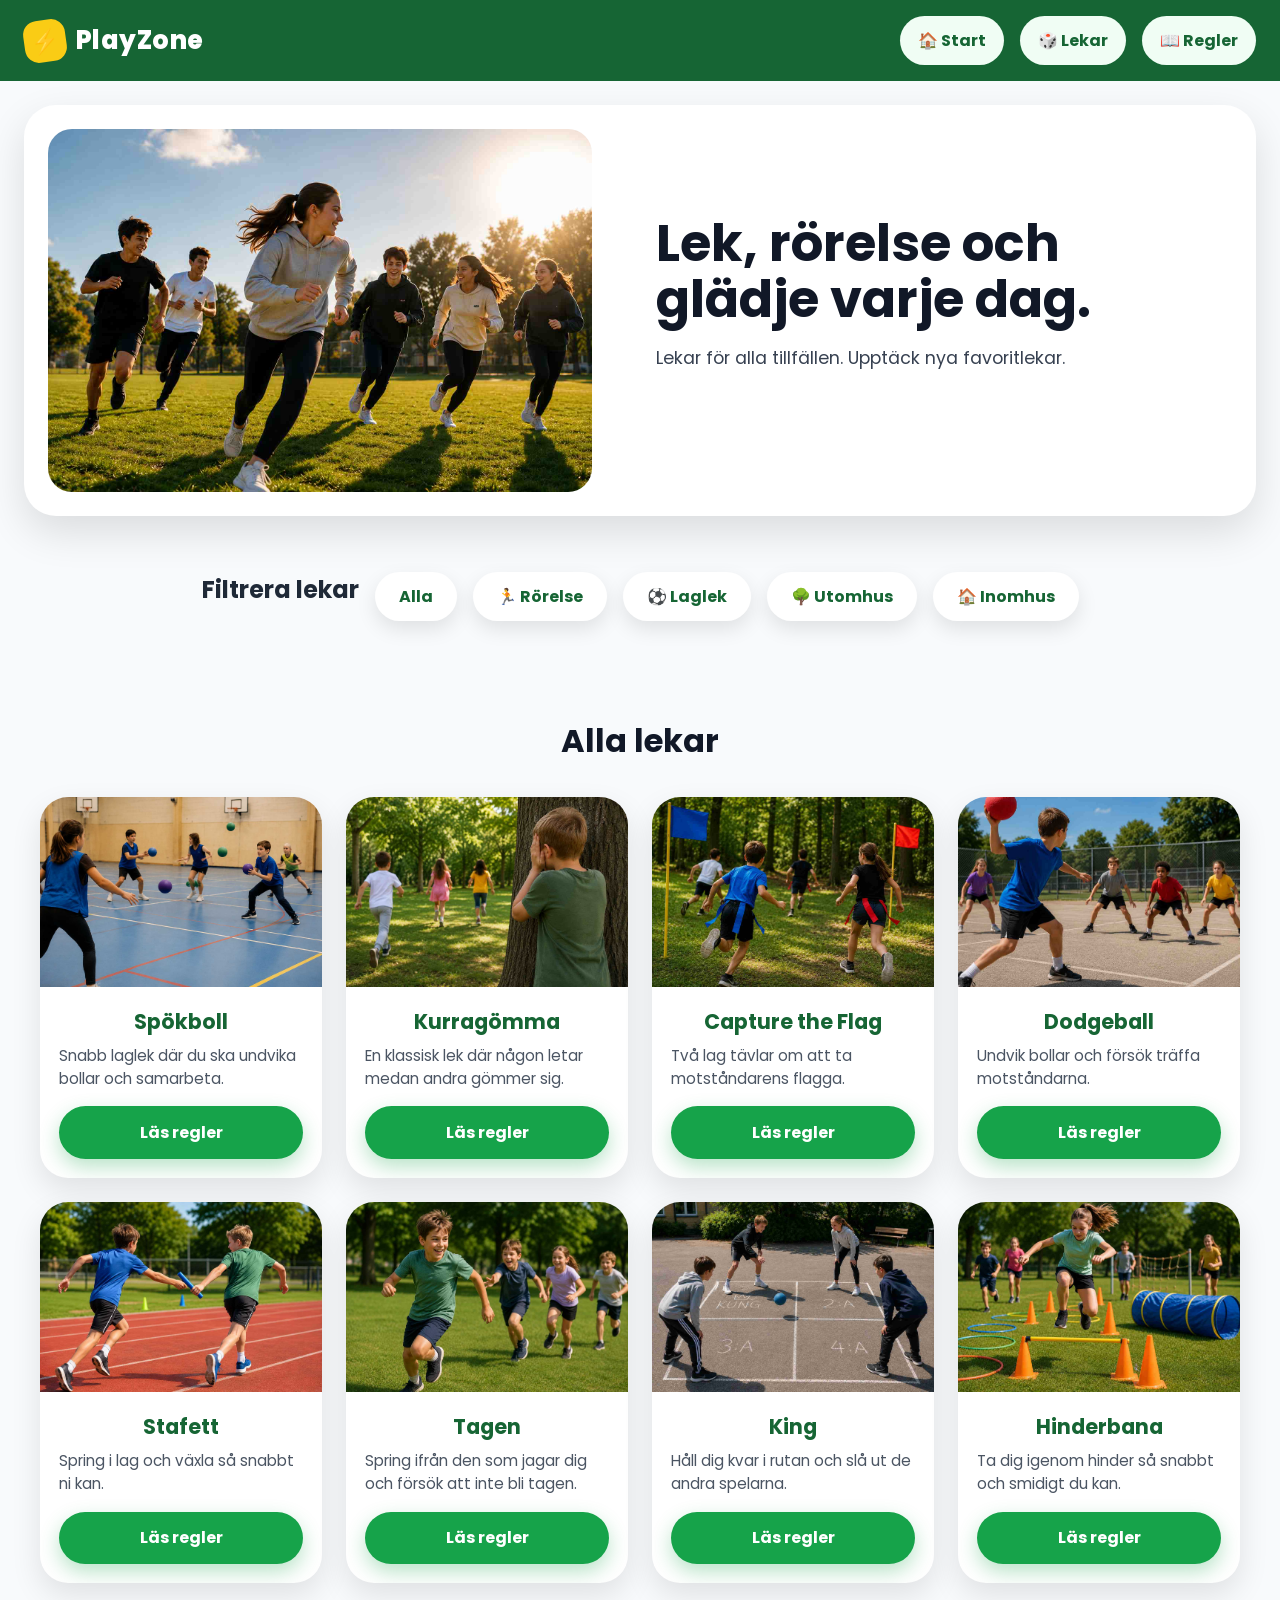
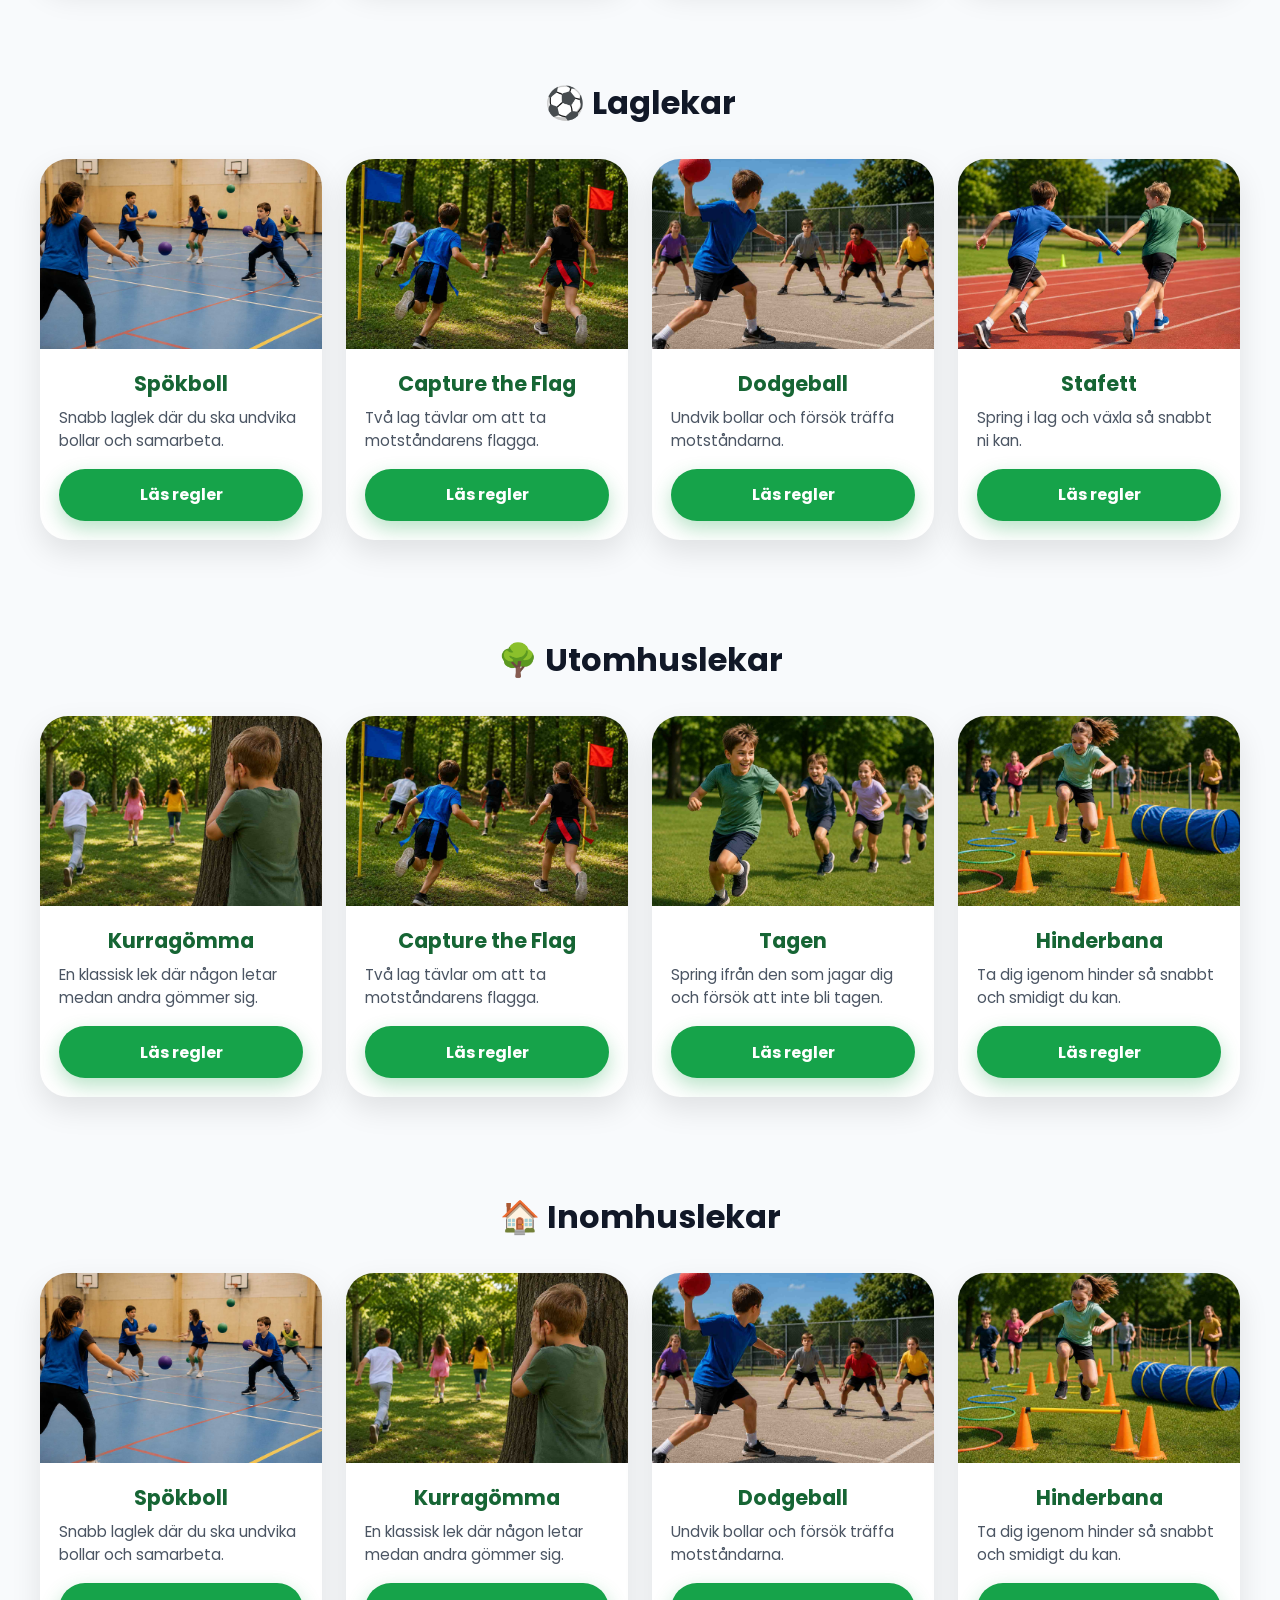
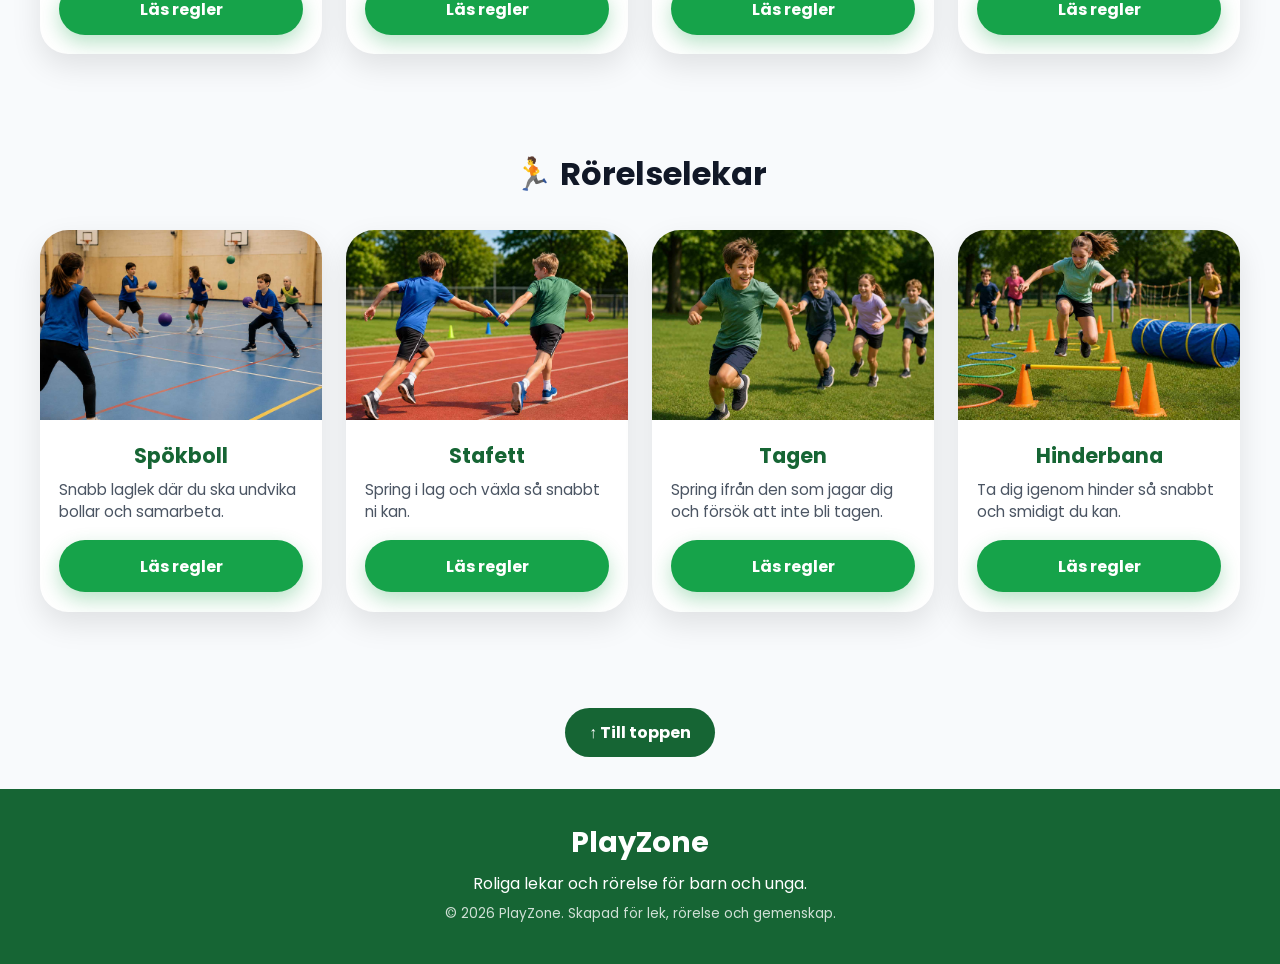
<file: lekar.html>
<!DOCTYPE html>
<html lang="sv">

<head>
    <meta charset="UTF-8">
    <meta name="viewport" content="width=device-width, initial-scale=1.0">
    <title>Alla lekar - PlayZone</title>

    <link rel="preconnect" href="https://fonts.googleapis.com">
    <link rel="preconnect" href="https://fonts.gstatic.com" crossorigin>
    <link href="https://fonts.googleapis.com/css2?family=Poppins:wght@400;500;600;700&display=swap" rel="stylesheet">

    <link rel="stylesheet" href="css/lekar.style.css">
</head>

<body id="top">

<nav>
    <a href="index.html" class="logo">
        <span class="logo-icon">⚡</span>
        <span class="logo-text">PlayZone</span>
    </a>

    <input type="checkbox" id="menu-toggle">

    <label for="menu-toggle" class="menu-btn">
        ☰
    </label>

    <div class="nav-links">
        <a href="index.html">🏠 Start</a>
        <a href="lekar.html">🎲 Lekar</a>

        <details class="dropdown-menu">
            <summary>📖 Regler</summary>
            <a href="spokboll.html">Spökboll</a>
            <a href="kurragomma.html">Kurragömma</a>
            <a href="capturetheflagg.html">Capture the Flag</a>
            <a href="dogdeball.html">Dodgeball</a>
            <a href="stafett.html">Stafett</a>
            <a href="tagen.html">Tagen</a>
            <a href="king.html">King</a>
            <a href="hinderbana.html">Hinderbana</a>
        </details>
    </div>
</nav>

<main>

    <section class="hero">
        <div class="hero-split">
            <div class="hero-image">
                <img src="images/leksidan.jpg" alt="Barn som leker">
            </div>

            <div class="hero-text">
                <h1>Lek, rörelse och glädje varje dag.</h1>

                <p>
                    Lekar för alla tillfällen.
                    Upptäck nya favoritlekar.
                </p>
            </div>
        </div>
    </section>

    <section class="filter-section">
        <h2>Filtrera lekar</h2>

        <a href="#alla" class="filter-btn">Alla</a>
        <a href="#rorelse" class="filter-btn">🏃 Rörelse</a>
        <a href="#laglek" class="filter-btn">⚽ Laglek</a>
        <a href="#utomhus" class="filter-btn">🌳 Utomhus</a>
        <a href="#inomhus" class="filter-btn">🏠 Inomhus</a>
    </section>

    <section class="games-section" id="alla">
        <h2>Alla lekar</h2>

        <div class="games-grid">

            <div class="game-card">
                <img src="images/spokboll.jpg" alt="Spökboll">
                <div class="game-content">
                    <h3>Spökboll</h3>
                    <p>Snabb laglek där du ska undvika bollar och samarbeta.</p>
                    <a href="spokboll.html" class="game-btn">Läs regler</a>
                </div>
            </div>

            <div class="game-card">
                <img src="images/kurragomma.jpg" alt="Kurragömma">
                <div class="game-content">
                    <h3>Kurragömma</h3>
                    <p>En klassisk lek där någon letar medan andra gömmer sig.</p>
                    <a href="kurragomma.html" class="game-btn">Läs regler</a>
                </div>
            </div>

            <div class="game-card">
                <img src="images/capturetheflagg.jpg" alt="Capture the Flag">
                <div class="game-content">
                    <h3>Capture the Flag</h3>
                    <p>Två lag tävlar om att ta motståndarens flagga.</p>
                    <a href="capturetheflagg.html" class="game-btn">Läs regler</a>
                </div>
            </div>

            <div class="game-card">
                <img src="images/dogdeball.jpg" alt="Dodgeball">
                <div class="game-content">
                    <h3>Dodgeball</h3>
                    <p>Undvik bollar och försök träffa motståndarna.</p>
                    <a href="dogdeball.html" class="game-btn">Läs regler</a>
                </div>
            </div>

            <div class="game-card">
                <img src="images/stafett.jpg" alt="Stafett">
                <div class="game-content">
                    <h3>Stafett</h3>
                    <p>Spring i lag och växla så snabbt ni kan.</p>
                    <a href="stafett.html" class="game-btn">Läs regler</a>
                </div>
            </div>

            <div class="game-card">
                <img src="images/tagen.jpg" alt="Tagen">
                <div class="game-content">
                    <h3>Tagen</h3>
                    <p>Spring ifrån den som jagar dig och försök att inte bli tagen.</p>
                    <a href="tagen.html" class="game-btn">Läs regler</a>
                </div>
            </div>

            <div class="game-card">
                <img src="images/king.jpg" alt="King">
                <div class="game-content">
                    <h3>King</h3>
                    <p>Håll dig kvar i rutan och slå ut de andra spelarna.</p>
                    <a href="king.html" class="game-btn">Läs regler</a>
                </div>
            </div>

            <div class="game-card">
                <img src="images/hinderbana.jpg" alt="Hinderbana">
                <div class="game-content">
                    <h3>Hinderbana</h3>
                    <p>Ta dig igenom hinder så snabbt och smidigt du kan.</p>
                    <a href="hinderbana.html" class="game-btn">Läs regler</a>
                </div>
            </div>

        </div>
    </section>

        <section class="games-section" id="laglek">
        <h2>⚽ Laglekar</h2>

        <div class="games-grid">

            <div class="game-card">
                <img src="images/spokboll.jpg" alt="Spökboll">
                <div class="game-content">
                    <h3>Spökboll</h3>
                    <p>Snabb laglek där du ska undvika bollar och samarbeta.</p>
                    <a href="spokboll.html" class="game-btn">Läs regler</a>
                </div>
            </div>

            <div class="game-card">
                <img src="images/capturetheflagg.jpg" alt="Capture the Flag">
                <div class="game-content">
                    <h3>Capture the Flag</h3>
                    <p>Två lag tävlar om att ta motståndarens flagga.</p>
                    <a href="capturetheflagg.html" class="game-btn">Läs regler</a>
                </div>
            </div>

            <div class="game-card">
                <img src="images/dogdeball.jpg" alt="Dodgeball">
                <div class="game-content">
                    <h3>Dodgeball</h3>
                    <p>Undvik bollar och försök träffa motståndarna.</p>
                    <a href="dogdeball.html" class="game-btn">Läs regler</a>
                </div>
            </div>

            <div class="game-card">
                <img src="images/stafett.jpg" alt="Stafett">
                <div class="game-content">
                    <h3>Stafett</h3>
                    <p>Spring i lag och växla så snabbt ni kan.</p>
                    <a href="stafett.html" class="game-btn">Läs regler</a>
                </div>
            </div>

        </div>
    </section>

    <section class="games-section" id="utomhus">
        <h2>🌳 Utomhuslekar</h2>

        <div class="games-grid">

            <div class="game-card">
                <img src="images/kurragomma.jpg" alt="Kurragömma">
                <div class="game-content">
                    <h3>Kurragömma</h3>
                    <p>En klassisk lek där någon letar medan andra gömmer sig.</p>
                    <a href="kurragomma.html" class="game-btn">Läs regler</a>
                </div>
            </div>

            <div class="game-card">
                <img src="images/capturetheflagg.jpg" alt="Capture the Flag">
                <div class="game-content">
                    <h3>Capture the Flag</h3>
                    <p>Två lag tävlar om att ta motståndarens flagga.</p>
                    <a href="capturetheflagg.html" class="game-btn">Läs regler</a>
                </div>
            </div>

            <div class="game-card">
                <img src="images/tagen.jpg" alt="Tagen">
                <div class="game-content">
                    <h3>Tagen</h3>
                    <p>Spring ifrån den som jagar dig och försök att inte bli tagen.</p>
                    <a href="tagen.html" class="game-btn">Läs regler</a>
                </div>
            </div>

            <div class="game-card">
                <img src="images/hinderbana.jpg" alt="Hinderbana">
                <div class="game-content">
                    <h3>Hinderbana</h3>
                    <p>Ta dig igenom hinder så snabbt och smidigt du kan.</p>
                    <a href="hinderbana.html" class="game-btn">Läs regler</a>
                </div>
            </div>

        </div>
    </section>

        <section class="games-section" id="inomhus">
        <h2>🏠 Inomhuslekar</h2>

        <div class="games-grid">

            <div class="game-card">
                <img src="images/spokboll.jpg" alt="Spökboll">
                <div class="game-content">
                    <h3>Spökboll</h3>
                    <p>Snabb laglek där du ska undvika bollar och samarbeta.</p>
                    <a href="spokboll.html" class="game-btn">Läs regler</a>
                </div>
            </div>

            <div class="game-card">
                <img src="images/kurragomma.jpg" alt="Kurragömma">
                <div class="game-content">
                    <h3>Kurragömma</h3>
                    <p>En klassisk lek där någon letar medan andra gömmer sig.</p>
                    <a href="kurragomma.html" class="game-btn">Läs regler</a>
                </div>
            </div>

            <div class="game-card">
                <img src="images/dogdeball.jpg" alt="Dodgeball">
                <div class="game-content">
                    <h3>Dodgeball</h3>
                    <p>Undvik bollar och försök träffa motståndarna.</p>
                    <a href="dogdeball.html" class="game-btn">Läs regler</a>
                </div>
            </div>

            <div class="game-card">
                <img src="images/hinderbana.jpg" alt="Hinderbana">
                <div class="game-content">
                    <h3>Hinderbana</h3>
                    <p>Ta dig igenom hinder så snabbt och smidigt du kan.</p>
                    <a href="hinderbana.html" class="game-btn">Läs regler</a>
                </div>
            </div>

        </div>
    </section>

    <section class="games-section" id="rorelse">
        <h2>🏃 Rörelselekar</h2>

        <div class="games-grid">

            <div class="game-card">
                <img src="images/spokboll.jpg" alt="Spökboll">
                <div class="game-content">
                    <h3>Spökboll</h3>
                    <p>Snabb laglek där du ska undvika bollar och samarbeta.</p>
                    <a href="spokboll.html" class="game-btn">Läs regler</a>
                </div>
            </div>

            <div class="game-card">
                <img src="images/stafett.jpg" alt="Stafett">
                <div class="game-content">
                    <h3>Stafett</h3>
                    <p>Spring i lag och växla så snabbt ni kan.</p>
                    <a href="stafett.html" class="game-btn">Läs regler</a>
                </div>
            </div>

            <div class="game-card">
                <img src="images/tagen.jpg" alt="Tagen">
                <div class="game-content">
                    <h3>Tagen</h3>
                    <p>Spring ifrån den som jagar dig och försök att inte bli tagen.</p>
                    <a href="tagen.html" class="game-btn">Läs regler</a>
                </div>
            </div>

            <div class="game-card">
                <img src="images/hinderbana.jpg" alt="Hinderbana">
                <div class="game-content">
                    <h3>Hinderbana</h3>
                    <p>Ta dig igenom hinder så snabbt och smidigt du kan.</p>
                    <a href="hinderbana.html" class="game-btn">Läs regler</a>
                </div>
            </div>

        </div>
    </section>

</main>

<div class="top-container">
    <a href="#top" class="top-btn">↑ Till toppen</a>
</div>

<footer class="footer">
    <div class="footer-content">
        <h3>PlayZone</h3>
        <p>Roliga lekar och rörelse för barn och unga.</p>
        <p class="small-text">
            © 2026 PlayZone. Skapad för lek, rörelse och gemenskap.
        </p>
    </div>
</footer>

</body>

</html>
</file>
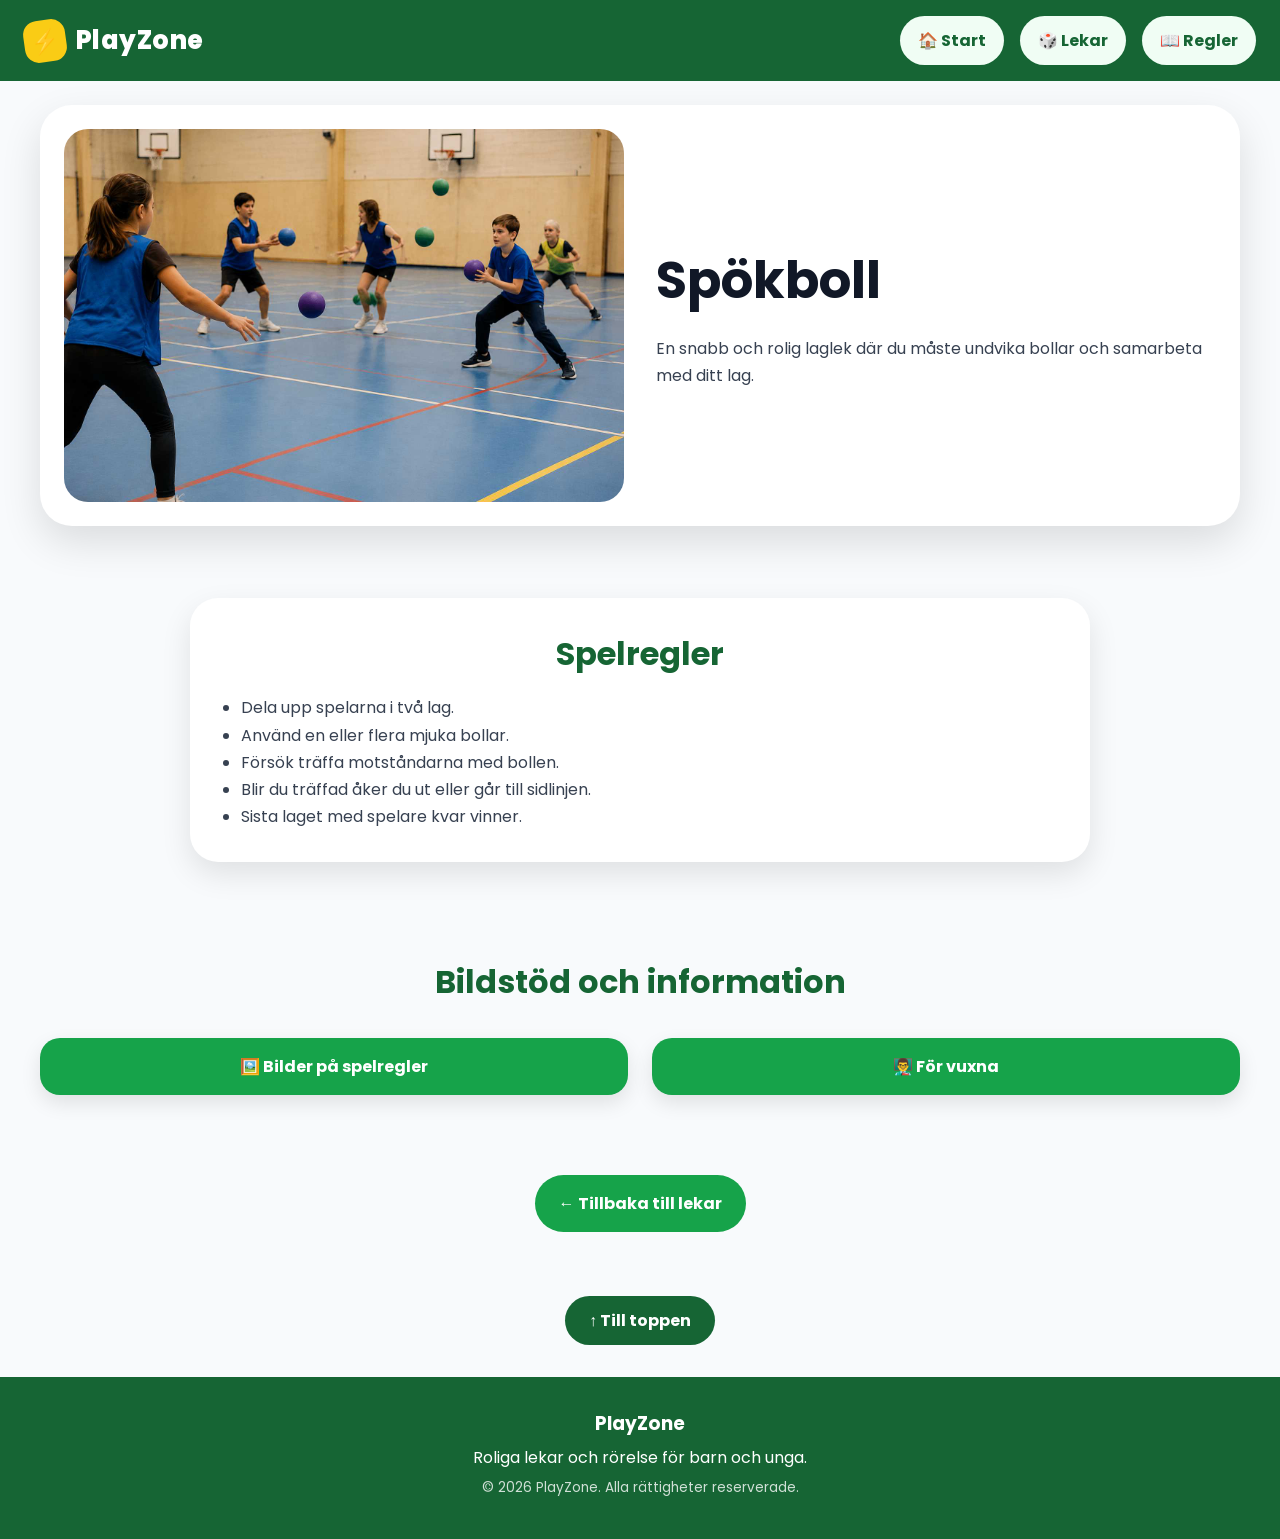
<file: spokboll.html>
<!DOCTYPE html>
<html lang="sv">

<head>
    <meta charset="UTF-8">
    <meta name="viewport" content="width=device-width, initial-scale=1.0">
    <title>Spökboll - PlayZone</title>

    <link rel="preconnect" href="https://fonts.googleapis.com">
    <link rel="preconnect" href="https://fonts.gstatic.com" crossorigin>
    <link href="https://fonts.googleapis.com/css2?family=Poppins:wght@400;500;600;700&display=swap" rel="stylesheet">

    <link rel="stylesheet" href="css/lekinfo.style.css">
</head>
    <body id="top">

<nav>
    <a href="index.html" class="logo">
        <span class="logo-icon">⚡</span>
        <span class="logo-text">PlayZone</span>
    </a>

    <input type="checkbox" id="menu-toggle">

    <label for="menu-toggle" class="menu-btn">
        ☰
    </label>

    <div class="nav-links">
        <a href="index.html">🏠 Start</a>
        <a href="lekar.html">🎲 Lekar</a>

        <details class="dropdown-menu">
            <summary>📖 Regler</summary>
            <a href="spokboll.html">Spökboll</a>
            <a href="kurragomma.html">Kurragömma</a>
            <a href="capturetheflagg.html">Capture the Flag</a>
            <a href="dogdeball.html">Dodgeball</a>
            <a href="stafett.html">Stafett</a>
            <a href="tagen.html">Tagen</a>
            <a href="king.html">King</a>
            <a href="hinderbana.html">Hinderbana</a>
        </details>
    </div>
</nav>

<main>

    <section class="hero">
        <div class="hero-card">

            <div class="hero-image">
                <img src="images/spokboll.jpg" alt="Spökboll">
            </div>

            <div class="hero-text">
                <h1>Spökboll</h1>

                <p>
                    En snabb och rolig laglek där du måste undvika bollar
                    och samarbeta med ditt lag.
                </p>
            </div>

        </div>
    </section>

    <section class="content-section">

        <div class="content-grid">

            <div class="info-card">

                <h2>Spelregler</h2>

                <ul>
                    <li>Dela upp spelarna i två lag.</li>
                    <li>Använd en eller flera mjuka bollar.</li>
                    <li>Försök träffa motståndarna med bollen.</li>
                    <li>Blir du träffad åker du ut eller går till sidlinjen.</li>
                    <li>Sista laget med spelare kvar vinner.</li>
                </ul>

            </div>

        </div>

    </section>

    <section class="content-section">

        <h2>Bildstöd och information</h2>

        <div class="tabs-wrapper">

            <div class="tab-box">

                <input type="checkbox" id="toggle-rules">

                <label for="toggle-rules" class="tab-label">
                    🖼️ Bilder på spelregler
                </label>

                <div class="tab-content">
                    <img src="images/spokbollbild.jpg"
                         alt="Bildstöd för Spökboll"
                         class="rules-image">
                </div>

            </div>

            <div class="tab-box">

                <input type="checkbox" id="toggle-info">

                <label for="toggle-info" class="tab-label">
                    👨‍🏫 För vuxna
                </label>

                <div class="tab-content">
                    <p>
                        Spökboll tränar barns samarbetsförmåga,
                        koordination, reaktionsförmåga och kommunikation.
                        Leken uppmuntrar fysisk aktivitet samtidigt som
                        barnen har roligt tillsammans. Den passar bra både
                        i skolan och på fritiden eftersom den enkelt kan
                        anpassas efter gruppens storlek.
                    </p>
                </div>

            </div>

        </div>

    </section>

    <div class="back-container">
        <a href="lekar.html" class="back-btn">
            ← Tillbaka till lekar
        </a>
    </div>

</main>

<div class="top-container">
    <a href="#top" class="top-btn">↑ Till toppen</a>
</div>

<footer class="footer">
    <h3>PlayZone</h3>

    <p>Roliga lekar och rörelse för barn och unga.</p>

    <p class="small-text">
        © 2026 PlayZone. Alla rättigheter reserverade.
    </p>
</footer>

</body>

</html>
</file>
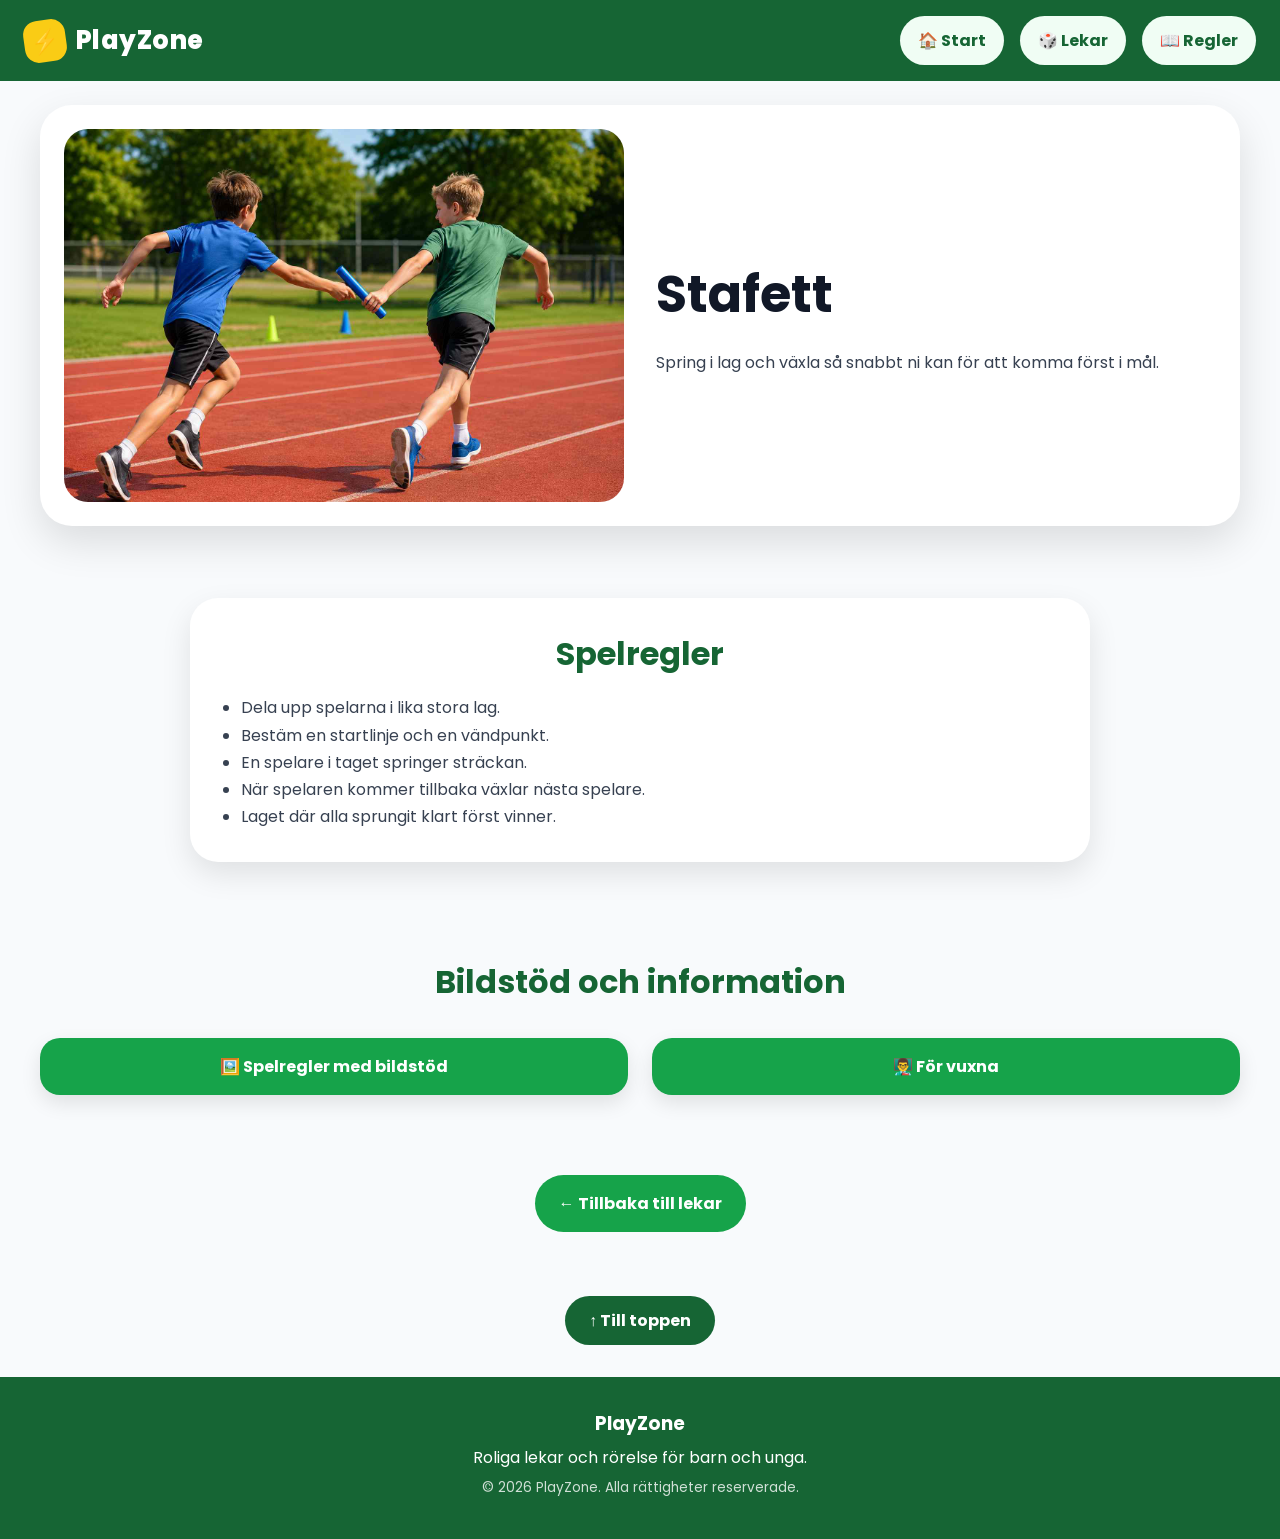
<file: stafett.html>
<!DOCTYPE html>
<html lang="sv">

<head>
    <meta charset="UTF-8">
    <meta name="viewport" content="width=device-width, initial-scale=1.0">
    <title>Stafett - PlayZone</title>

    <link rel="preconnect" href="https://fonts.googleapis.com">
    <link rel="preconnect" href="https://fonts.gstatic.com" crossorigin>
    <link href="https://fonts.googleapis.com/css2?family=Poppins:wght@400;500;600;700&display=swap" rel="stylesheet">

    <link rel="stylesheet" href="css/lekinfo.style.css">
</head>
    <body id="top">

<nav>
    <a href="index.html" class="logo">
        <span class="logo-icon">⚡</span>
        <span class="logo-text">PlayZone</span>
    </a>

    <input type="checkbox" id="menu-toggle">

    <label for="menu-toggle" class="menu-btn">
        ☰
    </label>

    <div class="nav-links">
        <a href="index.html">🏠 Start</a>
        <a href="lekar.html">🎲 Lekar</a>

        <details class="dropdown-menu">
            <summary>📖 Regler</summary>
            <a href="spokboll.html">Spökboll</a>
            <a href="kurragomma.html">Kurragömma</a>
            <a href="capturetheflagg.html">Capture the Flag</a>
            <a href="dogdeball.html">Dodgeball</a>
            <a href="stafett.html">Stafett</a>
            <a href="tagen.html">Tagen</a>
            <a href="king.html">King</a>
            <a href="hinderbana.html">Hinderbana</a>
        </details>
    </div>
</nav>

<main>

    <section class="hero">
        <div class="hero-card">

            <div class="hero-image">
                <img src="images/stafett.jpg" alt="Stafett">
            </div>

            <div class="hero-text">
                <h1>Stafett</h1>
                <p>Spring i lag och växla så snabbt ni kan för att komma först i mål.</p>
            </div>

        </div>
    </section>

    <section class="content-section">
        <div class="content-grid">

            <div class="info-card">
                <h2>Spelregler</h2>

                <ul>
                    <li>Dela upp spelarna i lika stora lag.</li>
                    <li>Bestäm en startlinje och en vändpunkt.</li>
                    <li>En spelare i taget springer sträckan.</li>
                    <li>När spelaren kommer tillbaka växlar nästa spelare.</li>
                    <li>Laget där alla sprungit klart först vinner.</li>
                </ul>
            </div>

        </div>
    </section>

    <section class="content-section">

        <h2>Bildstöd och information</h2>

        <div class="tabs-wrapper">

            <div class="tab-box">
                <input type="checkbox" id="toggle-rules">

                <label for="toggle-rules" class="tab-label">
                    🖼️ Spelregler med bildstöd
                </label>

                <div class="tab-content">
                    <img src="images/stafettbild.jpg"
                         alt="Bildstöd för Stafett"
                         class="rules-image">
                </div>
            </div>

            <div class="tab-box">
                <input type="checkbox" id="toggle-info">

                <label for="toggle-info" class="tab-label">
                    👨‍🏫 För vuxna
                </label>

                <div class="tab-content">
                    <p>
                        Stafett tränar kondition, snabbhet, samarbete och ansvar.
                        Barnen får känna att varje person är viktig för lagets resultat.
                    </p>
                </div>
            </div>

        </div>

    </section>

    <div class="back-container">
        <a href="lekar.html" class="back-btn">
            ← Tillbaka till lekar
        </a>
    </div>

</main>
<div class="top-container">
    <a href="#top" class="top-btn">↑ Till toppen</a>
</div>

<footer class="footer">
    <h3>PlayZone</h3>
    <p>Roliga lekar och rörelse för barn och unga.</p>
    <p class="small-text">
        © 2026 PlayZone. Alla rättigheter reserverade.
    </p>
</footer>

</body>

</html>
</file>
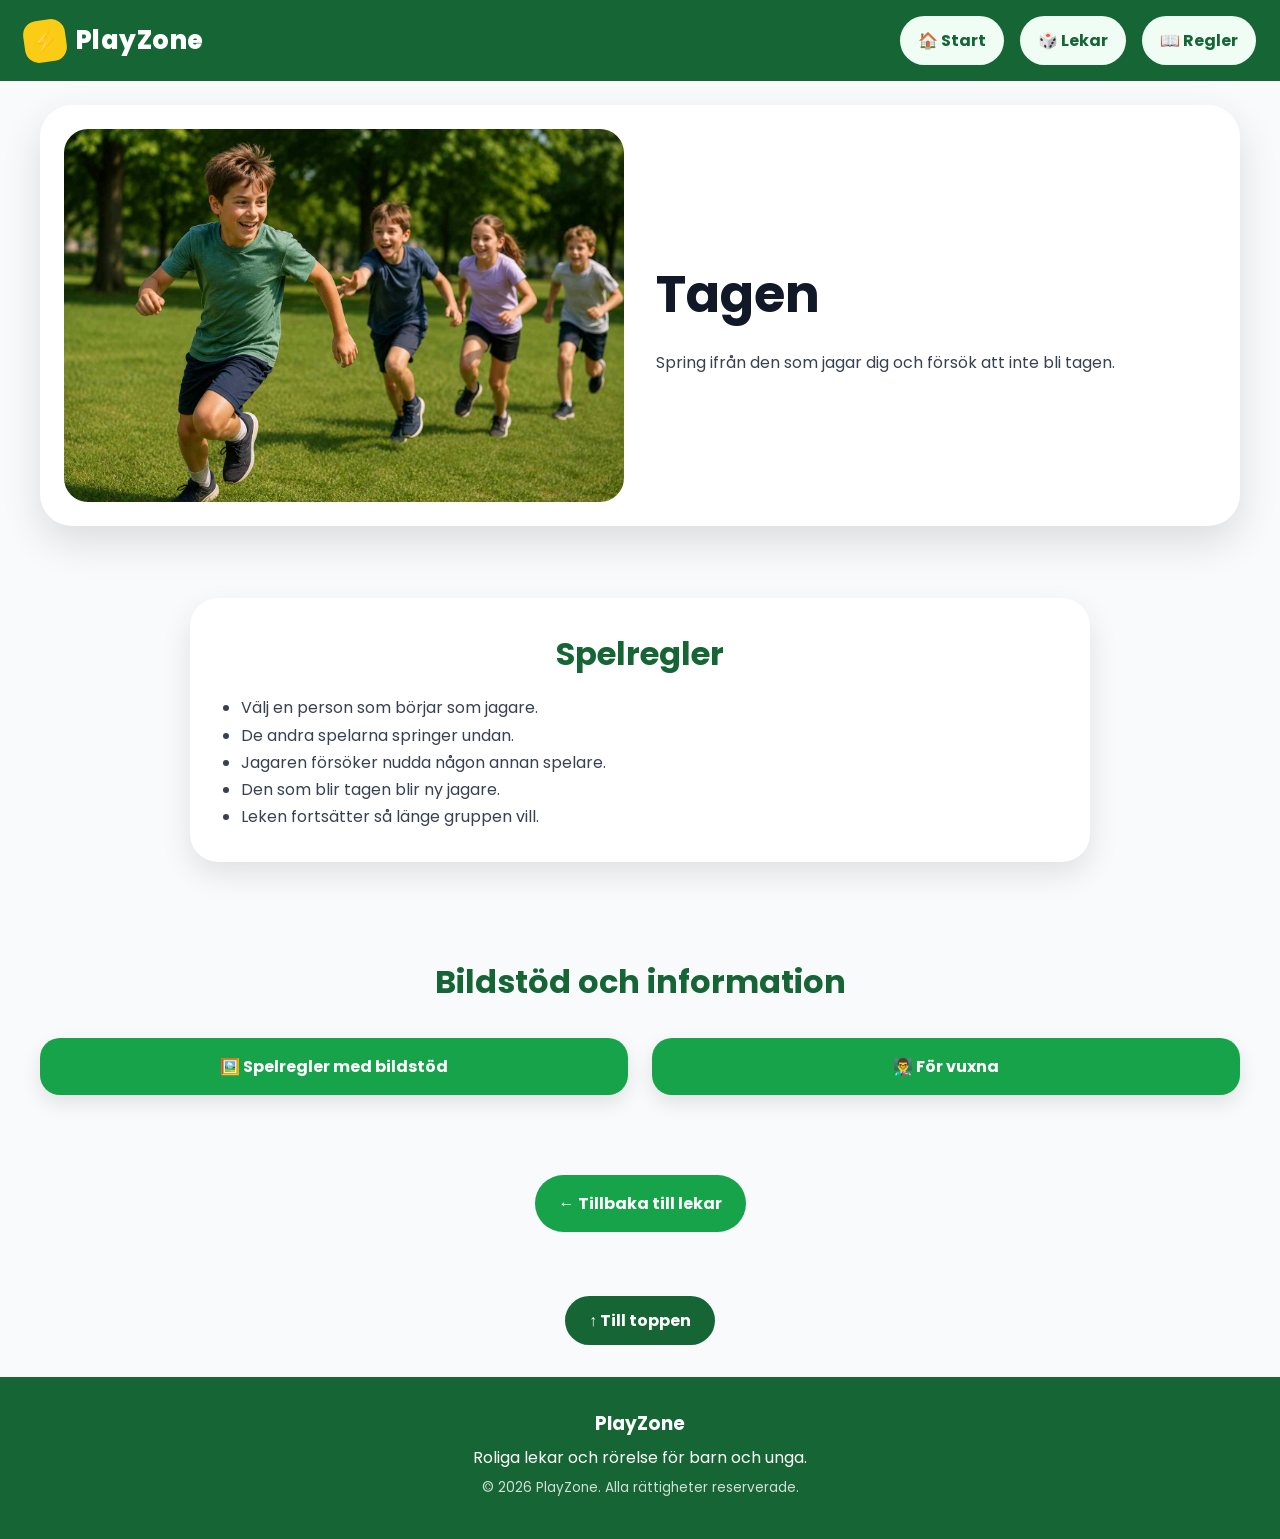
<file: tagen.html>
<!DOCTYPE html>
<html lang="sv">

<head>
    <meta charset="UTF-8">
    <meta name="viewport" content="width=device-width, initial-scale=1.0">
    <title>Tagen - PlayZone</title>

    <link rel="preconnect" href="https://fonts.googleapis.com">
    <link rel="preconnect" href="https://fonts.gstatic.com" crossorigin>
    <link href="https://fonts.googleapis.com/css2?family=Poppins:wght@400;500;600;700&display=swap" rel="stylesheet">

    <link rel="stylesheet" href="css/lekinfo.style.css">
</head>

<body id="top">

<nav>
    <a href="index.html" class="logo">
        <span class="logo-icon">⚡</span>
        <span class="logo-text">PlayZone</span>
    </a>

    <input type="checkbox" id="menu-toggle">

    <label for="menu-toggle" class="menu-btn">
        ☰
    </label>

    <div class="nav-links">
        <a href="index.html">🏠 Start</a>
        <a href="lekar.html">🎲 Lekar</a>

        <details class="dropdown-menu">
            <summary>📖 Regler</summary>
            <a href="spokboll.html">Spökboll</a>
            <a href="kurragomma.html">Kurragömma</a>
            <a href="capturetheflagg.html">Capture the Flag</a>
            <a href="dogdeball.html">Dodgeball</a>
            <a href="stafett.html">Stafett</a>
            <a href="tagen.html">Tagen</a>
            <a href="king.html">King</a>
            <a href="hinderbana.html">Hinderbana</a>
        </details>
    </div>
</nav>

<main>

    <section class="hero">
        <div class="hero-card">
            <div class="hero-image">
                <img src="images/tagen.jpg" alt="Tagen">
            </div>

            <div class="hero-text">
                <h1>Tagen</h1>
                <p>Spring ifrån den som jagar dig och försök att inte bli tagen.</p>
            </div>
        </div>
    </section>

    <section class="content-section">
        <div class="content-grid">
            <div class="info-card">
                <h2>Spelregler</h2>

                <ul>
                    <li>Välj en person som börjar som jagare.</li>
                    <li>De andra spelarna springer undan.</li>
                    <li>Jagaren försöker nudda någon annan spelare.</li>
                    <li>Den som blir tagen blir ny jagare.</li>
                    <li>Leken fortsätter så länge gruppen vill.</li>
                </ul>
            </div>
        </div>
    </section>

    <section class="content-section">
        <h2>Bildstöd och information</h2>

        <div class="tabs-wrapper">
            <div class="tab-box">
                <input type="checkbox" id="toggle-rules">

                <label for="toggle-rules" class="tab-label">
                    🖼️ Spelregler med bildstöd
                </label>

                <div class="tab-content">
                    <img src="images/tagenbild.jpg"
                         alt="Bildstöd för Tagen"
                         class="rules-image">
                </div>
            </div>

            <div class="tab-box">
                <input type="checkbox" id="toggle-info">

                <label for="toggle-info" class="tab-label">
                    👨‍🏫 För vuxna
                </label>

                <div class="tab-content">
                    <p>
                        Tagen är en enkel lek som ger mycket rörelse utan utrustning.
                    </p>

                    <p>
                        Den tränar kondition, snabbhet, uppmärksamhet och socialt samspel.
                    </p>
                </div>
            </div>
        </div>
    </section>

    <div class="back-container">
        <a href="lekar.html" class="back-btn">
            ← Tillbaka till lekar
        </a>
    </div>

</main>

<div class="top-container">
    <a href="#top" class="top-btn">↑ Till toppen</a>
</div>

<footer class="footer">
    <h3>PlayZone</h3>

    <p>Roliga lekar och rörelse för barn och unga.</p>

    <p class="small-text">
        © 2026 PlayZone. Alla rättigheter reserverade.
    </p>
</footer>

</body>

</html>
</file>
<file: css/index.style.css>
* {
    margin: 0;
    padding: 0;
    box-sizing: border-box;
}

body {
    font-family: "Poppins", Arial, sans-serif;
    background: #F8FAFC;
    color: #1F2937;
}

/* NAVIGATION */

nav {
    background: #166534;
    padding: 1rem 1.5rem;
    display: flex;
    flex-wrap: wrap;
    align-items: center;
    justify-content: space-between;
    position: relative;
}

.logo {
    display: flex;
    align-items: center;
    gap: 0.6rem;
    color: white;
    font-weight: 800;
    text-decoration: none;
}

.logo:hover {
    opacity: 0.9;
}

.logo-icon {
    background: #FACC15;
    color: #166534;
    width: 42px;
    height: 42px;
    display: flex;
    align-items: center;
    justify-content: center;
    border-radius: 14px;
    font-size: 1.4rem;
    transform: rotate(-8deg);
}

.logo-text {
    font-size: 1.6rem;
    letter-spacing: 0.5px;
}

.menu-btn {
    color: white;
    font-size: 2rem;
    cursor: pointer;
}

#menu-toggle {
    display: none;
}

.nav-links {
    display: none;
    width: 100%;
    flex-direction: column;
    gap: 1rem;
    margin-top: 1rem;
}

.nav-links a,
.dropdown-menu summary {
    text-decoration: none;
    color: #166534;
    background: #F0FDF4;
    padding: 12px 18px;
    border-radius: 999px;
    font-weight: 700;
    transition: 0.2s;
}

.nav-links a:hover,
.dropdown-menu summary:hover {
    background: #BBF7D0;
    transform: translateY(-2px);
}

#menu-toggle:checked ~ .nav-links {
    display: flex;
}

/* DROPDOWN */

.dropdown-menu {
    position: relative;
}

.dropdown-menu summary {
    list-style: none;
    cursor: pointer;
}

.dropdown-menu summary::-webkit-details-marker {
    display: none;
}

.dropdown-menu a {
    display: none;
}

.dropdown-menu[open] {
    background: white;
    border-radius: 20px;
    padding: 0.5rem;
    box-shadow: 0 12px 30px rgba(0, 0, 0, 0.15);
}

.dropdown-menu[open] a {
    display: block;
    background: white;
    color: #166534;
    padding: 10px 14px;
    border-radius: 12px;
    font-weight: 600;
    margin-top: 0.3rem;
}

/* DESKTOP */
@media (min-width: 768px) {
    .menu-btn {
        display: none;
    }

    .nav-links {
        display: flex;
        width: auto;
        flex-direction: row;
        align-items: center;
        gap: 1rem;
        margin-top: 0;
    }
}

/* MOBILE */
@media (max-width: 767px) {
    .menu-btn {
        display: block;
    }

    .nav-links {
        display: none;
    }

    #menu-toggle:checked ~ .nav-links {
        display: flex;
    }
}

/* HERO */

.hero {
    padding: 1.5rem;
}

.hero-split {
    display: flex;
    align-items: stretch;
    gap: 2rem;
    background: white;
    border-radius: 32px;
    padding: 1.5rem;
    box-shadow: 0 16px 40px rgba(0, 0, 0, 0.12);
}

.hero-image,
.hero-text {
    flex: 1;
}

.hero-image img {
    width: 100%;
    height: 100%;
    min-height: 360px;
    object-fit: cover;
    display: block;
    border-radius: 24px;
}

.hero-text {
    padding: 2rem;
    display: flex;
    flex-direction: column;
    justify-content: center;
    text-align: left;
}

.hero-text h1 {
    font-size: clamp(2rem, 4vw, 3.4rem);
    line-height: 1.1;
    margin-bottom: 1rem;
    color: #111827;
}

.hero-text p {
    font-size: 1.1rem;
    line-height: 1.7;
    margin-bottom: 2rem;
    color: #374151;
}

.hero-btn {
    display: inline-block;
    width: fit-content;
    background: #16A34A;
    color: white;
    text-decoration: none;
    padding: 1rem 1.6rem;
    border-radius: 999px;
    font-weight: 700;
    box-shadow: 0 10px 25px rgba(22, 163, 74, 0.35);
    transition: 0.2s;
}

.hero-btn:hover {
    transform: translateY(-3px);
    background: #15803D;
}

/* INFO */

.info-section {
    padding: 3rem 1.5rem;
    background: #DCFCE7;
}

.info-box {
    max-width: 900px;
    margin: auto;
    background: white;
    border-radius: 28px;
    padding: 2rem;
    box-shadow: 0 12px 30px rgba(0, 0, 0, 0.10);
}

.info-box h2 {
    text-align: center;
    font-size: 2rem;
    margin-bottom: 1rem;
    color: #166534;
}

.info-box p {
    text-align: left;
    font-size: 1.1rem;
    line-height: 1.7;
}

/* CARDS */

.cards-section {
    padding: 3rem 1.5rem;
    background: #F8FAFC;
    text-align: center;
}

.cards-section h2 {
    max-width: 1200px;
    margin: 0 auto 2rem;
    font-size: 2rem;
    color: #111827;
}

.cards-grid {
    display: grid;
    grid-template-columns: 1fr;
    gap: 1.5rem;
    max-width: 1200px;
    margin: auto;
}

.card {
    background: white;
    border-radius: 28px;
    overflow: hidden;
    box-shadow: 0 12px 30px rgba(0, 0, 0, 0.10);
    transition: 0.25s ease;
    color: #1F2937;
    min-height: 480px;
}

.card:hover {
    transform: translateY(-8px);
    box-shadow: 0 18px 45px rgba(0, 0, 0, 0.16);
}

.card img {
    width: 100%;
    height: 190px;
    object-fit: cover;
    display: block;
}

.card-content {
    padding: 1.5rem;
}

.card h3 {
    font-size: 1.3rem;
    color: #166534;
    margin-bottom: 0.6rem;
}

.card p {
    font-size: 0.95rem;
    line-height: 1.5;
    color: #4B5563;
    margin-bottom: 1.2rem;
}

.game-btn {
    display: inline-block;
    text-align: center;
    background: #16A34A;
    color: white;
    text-decoration: none;
    padding: 0.7rem 1.2rem;
    border-radius: 999px;
    font-weight: 700;
    font-size: 0.9rem;
    box-shadow: 0 6px 16px rgba(22, 163, 74, 0.3);
    transition: 0.2s;
}

.game-btn:hover {
    background: #076528;
    transform: translateY(-2px);
}

/* vuxna */

.parents-section {
    padding: 2rem 1rem;
    background: #ECFDF5;
}

.parents-box {
    max-width: 950px;
    margin: auto;
    background: white;
    border-radius: 28px;
    padding: 2rem;
    box-shadow: 0 12px 30px rgba(0, 0, 0, 0.10);
}

.parents-box p {
    text-align: left;
    margin-bottom: 1rem;
    line-height: 1.7;
    font-size: 1.05rem;
    color: #374151;
}

.parents-content {
    display: flex;
    flex-direction: column;
    gap: 2rem;
}

.parents-text {
    width: 100%;
}

.parents-image {
    width: 100%;
    height: 250px;
    object-fit: cover;
    border-radius: 16px;
    display: block;
}

/* Mobil */
@media (max-width: 767px) {

    .parents-image {
        order: 1;
    }

    .parents-text {
        order: 2;
    }

    .parents-box h2 {
        text-align: center;
        margin-bottom: 1.5rem;
        font-size: 2rem;
        color: #166534;
    }
}

/* iPad + Desktop */
@media (min-width: 768px) {

    .parents-content {
        flex-direction: row;
        align-items: center;
        justify-content: space-between;
    }

    .parents-text {
        order: 1;
        width: 55%;
    }

    .parents-image {
        order: 2;
        width: 40%;
        max-width: 400px;
        height: 320px;
    }

    .parents-box h2 {
        text-align: left;
        margin-bottom: 1.5rem;
        font-size: 2rem;
        color: #166534;
    }
}

/* FOOTER */

.footer {
    background: #166534;
    color: white;
    padding: 2rem 1rem;
    text-align: center;
}

.footer-content {
    max-width: 1200px;
    margin: auto;
}

.footer h3 {
    font-size: 1.8rem;
    margin-bottom: 0.5rem;
}

.footer p {
    margin-bottom: 0.5rem;
    line-height: 1.5;
}

.small-text {
    font-size: 0.85rem;
    opacity: 0.8;
}

/* MOBIL */

@media (max-width: 767px) {
    .hero {
        padding: 1rem;
    }

    .hero-split {
        flex-direction: column;
        gap: 1rem;
        padding: 1rem;
        border-radius: 24px;
    }

    .hero-image img {
        min-height: 230px;
        border-radius: 20px;
    }

    .hero-text {
        padding: 1rem;
    }

    .hero-text h1 {
        font-size: 2rem;
    }

    .hero-text p {
        font-size: 1rem;
    }

    .hero-btn {
        width: 100%;
        text-align: center;
    }
}

/* IPAD */

@media (min-width: 768px) {
    .menu-btn {
        display: none;
    }

    .nav-links {
        display: flex;
        width: auto;
        flex-direction: row;
        align-items: center;
        margin-top: 0;
    }

    .dropdown-menu[open] {
        position: absolute;
        right: 0;
        top: 100%;
        min-width: 220px;
        z-index: 999;
    }

    .cards-grid {
        grid-template-columns: repeat(2, 1fr);
    }
}

/* DESKTOP */

@media (min-width: 1024px) {
    .cards-grid {
        grid-template-columns: repeat(4, 1fr);
    }
}

/* till toppen */

.top-container {
    text-align: center;
    margin: 2rem 0;
}

.top-btn {
    display: inline-block;
    background: #166534;
    color: white;
    text-decoration: none;
    padding: 12px 24px;
    border-radius: 999px;
    font-weight: 700;
    transition: 0.2s;
}

.top-btn:hover {
    background: #15803D;
    transform: translateY(-2px);
}
</file>
<file: css/lekinfo.style.css>
* {
    margin: 0;
    padding: 0;
    box-sizing: border-box;
}

body {
    font-family: "Poppins", Arial, sans-serif;
    background: #F8FAFC;
    color: #1F2937;
}

/* NAVIGATION */

nav {
    background: #166534;
    padding: 1rem 1.5rem;
    display: flex;
    flex-wrap: wrap;
    align-items: center;
    justify-content: space-between;
    position: relative;
}

.logo {
    display: flex;
    align-items: center;
    gap: 0.6rem;
    color: white;
    font-weight: 800;
    text-decoration: none;
}

.logo:hover {
    opacity: 0.9;
}

.logo-icon {
    background: #FACC15;
    color: #166534;
    width: 42px;
    height: 42px;
    display: flex;
    align-items: center;
    justify-content: center;
    border-radius: 14px;
    font-size: 1.4rem;
    transform: rotate(-8deg);
}

.logo-text {
    font-size: 1.6rem;
    letter-spacing: 0.5px;
}

.menu-btn {
    color: white;
    font-size: 2rem;
    cursor: pointer;
}

#menu-toggle {
    display: none;
}

.nav-links {
    display: none;
    width: 100%;
    flex-direction: column;
    gap: 1rem;
    margin-top: 1rem;
}

.nav-links a,
.dropdown-menu summary {
    text-decoration: none;
    color: #166534;
    background: #F0FDF4;
    padding: 12px 18px;
    border-radius: 999px;
    font-weight: 700;
    transition: 0.2s;
}

.nav-links a:hover,
.dropdown-menu summary:hover {
    background: #BBF7D0;
    transform: translateY(-2px);
}

#menu-toggle:checked ~ .nav-links {
    display: flex;
}

/* DROPDOWN */

.dropdown-menu {
    position: relative;
}

.dropdown-menu summary {
    list-style: none;
    cursor: pointer;
}

.dropdown-menu summary::-webkit-details-marker {
    display: none;
}

.dropdown-menu a {
    display: none;
}

.dropdown-menu[open] {
    background: white;
    border-radius: 20px;
    padding: 0.5rem;
    box-shadow: 0 12px 30px rgba(0, 0, 0, 0.15);
}

.dropdown-menu[open] a {
    display: block;
    background: white;
    color: #166534;
    padding: 10px 14px;
    border-radius: 12px;
    font-weight: 600;
    margin-top: 0.3rem;
}

/* DESKTOP */
@media (min-width: 768px) {
    .menu-btn {
        display: none;
    }

    .nav-links {
        display: flex;
        width: auto;
        flex-direction: row;
        align-items: center;
        gap: 1rem;
        margin-top: 0;
    }
}

/* MOBILE */
@media (max-width: 767px) {
    .menu-btn {
        display: block;
    }

    .nav-links {
        display: none;
    }

    #menu-toggle:checked ~ .nav-links {
        display: flex;
    }
}

/* HERO */

.hero {
    padding: 1.5rem;
}

.hero-card {
    max-width: 1200px;
    margin: auto;
    display: flex;
    gap: 2rem;
    background: white;
    border-radius: 32px;
    padding: 1.5rem;
    box-shadow: 0 16px 40px rgba(0, 0, 0, 0.12);
}

.hero-image,
.hero-text {
    flex: 1;
}

.hero-image img {
    width: 100%;
    height: 100%;
    min-height: 350px;
    object-fit: cover;
    border-radius: 24px;
    display: block;
}

.hero-text {
    display: flex;
    flex-direction: column;
    justify-content: center;
}

.hero-text h1 {
    font-size: clamp(2rem, 4vw, 3.4rem);
    margin-bottom: 1rem;
    color: #111827;

    text-align: left;
}

@media (max-width: 767px){

    .hero-text h1{
        text-align: left;
    }

}

.hero-text p {
    line-height: 1.7;
    color: #374151;
}

/* CONTENT */

.content-section {
    padding: 3rem 1.5rem;
}

.content-section h2 {
    text-align: center;
    font-size: 2rem;
    font-weight: 700;
    color: #166534;
    margin-bottom: 2rem;
}

.content-grid {
    max-width: 900px;
    margin: auto;
}

.info-card {
    background: white;
    border-radius: 28px;
    padding: 2rem;
    box-shadow: 0 12px 30px rgba(0, 0, 0, 0.10);
}

.info-card h2 {
    text-align: center;
    color: #166534;
    margin-bottom: 1rem;
}

.info-card ul {
    padding-left: 1.2rem;
}

.info-card li {
    line-height: 1.7;
    color: #374151;
}

/* TABS */

.tabs-wrapper {
    max-width: 1200px;
    margin: auto;
    display: grid;
    grid-template-columns: 1fr;
    gap: 1.5rem;
}

.tab-box input {
    display: none;
}

.tab-label {
    display: block;
    background: #16A34A;
    color: white;
    padding: 1rem 1.5rem;
    border-radius: 20px;
    font-weight: 700;
    cursor: pointer;
    text-align: center;
    box-shadow: 0 8px 20px rgba(0, 0, 0, 0.10);
}

.tab-content {
    display: none;
    background: white;
    padding: 1.5rem;
    border-radius: 20px;
    margin-top: 0.8rem;
    box-shadow: 0 12px 30px rgba(0, 0, 0, 0.10);
}

#toggle-rules:checked ~ .tab-content,
#toggle-info:checked ~ .tab-content,
#toggle-parent:checked ~ .tab-content {
    display: block;
}

.rules-image {
    width: 100%;
    height: auto;
    border-radius: 18px;
    display: block;
    margin: 0 auto;
    object-fit: cover;
}

/* Mobil */
@media (max-width: 767px) {
    .rules-image {
        max-width: 100%;
        height: 220px;
    }
}

/* iPad / Surfplatta */
@media (min-width: 768px) and (max-width: 1023px) {
    .rules-image {
        max-width: 700px;
        height: 350px;
    }
}

/* Desktop */
@media (min-width: 1024px) {
    .rules-image {
        max-width: 1200px;
        height: 500px;
    }
}

.tab-content p {
    line-height: 1.7;
    color: #374151;
}

/* BACK BUTTON */

.back-container {
    text-align: center;
    margin-top: 2rem;
    margin-bottom: 4rem;
}

.back-btn {
    display: inline-block;
    background: #16A34A;
    color: white;
    text-decoration: none;
    padding: 1rem 1.5rem;
    border-radius: 999px;
    font-weight: 700;
    transition: 0.2s;
}

.back-btn:hover {
    background: #15803D;
}

/* FOOTER */

.footer {
    background: #166534;
    color: white;
    padding: 2rem 1rem;
    text-align: center;
}

.footer h3 {
    margin-bottom: 0.5rem;
}

.footer p {
    line-height: 1.5;
    margin-bottom: 0.5rem;
}

.small-text {
    font-size: 0.85rem;
    opacity: 0.8;
}

/* MOBIL */

@media (max-width: 767px) {
    .hero {
        padding: 1rem;
    }

    .hero-card {
        flex-direction: column;
        gap: 1rem;
        padding: 1rem;
        border-radius: 24px;
    }

    .hero-image img {
        min-height: 230px;
    }

    .info-card,
    .tab-content {
        padding: 1.5rem;
    }

    .tab-label {
        width: 100%;
        border-radius: 20px;
        text-align: center;
    }

    .tab-content {
        border-radius: 20px;
        margin-top: 0.5rem;
    }
}

/* IPAD + DESKTOP */

@media (min-width: 768px) {
    .menu-btn {
        display: none;
    }

    .nav-links {
        display: flex;
        width: auto;
        flex-direction: row;
        align-items: center;
        margin-top: 0;
    }

    .dropdown-menu[open] {
        position: absolute;
        right: 0;
        top: 100%;
        min-width: 220px;
        z-index: 999;
    }

    .tabs-wrapper {
        grid-template-columns: 1fr 1fr;
        align-items: start;
    }
}

/* till toppen */

.top-container {
    text-align: center;
    margin: 2rem 0;
}

.top-btn {
    display: inline-block;
    background: #166534;
    color: white;
    text-decoration: none;
    padding: 12px 24px;
    border-radius: 999px;
    font-weight: 700;
    transition: 0.2s;
}

.top-btn:hover {
    background: #15803D;
    transform: translateY(-2px);
}
</file>
<file: css/lekar.style.css>
* {
    margin: 0;
    padding: 0;
    box-sizing: border-box;
}

body {
    font-family: "Poppins", Arial, sans-serif;
    background: #F8FAFC;
    color: #1F2937;
}

/* NAVIGATION */

nav {
    background: #166534;
    padding: 1rem 1.5rem;
    display: flex;
    flex-wrap: wrap;
    align-items: center;
    justify-content: space-between;
    position: relative;
}

.logo {
    display: flex;
    align-items: center;
    gap: 0.6rem;
    color: white;
    font-weight: 800;
    text-decoration: none;
}

.logo:hover {
    opacity: 0.9;
}

.logo-icon {
    background: #FACC15;
    color: #166534;
    width: 42px;
    height: 42px;
    display: flex;
    align-items: center;
    justify-content: center;
    border-radius: 14px;
    font-size: 1.4rem;
    transform: rotate(-8deg);
}

.logo-text {
    font-size: 1.6rem;
    letter-spacing: 0.5px;
}

.menu-btn {
    color: white;
    font-size: 2rem;
    cursor: pointer;
}

#menu-toggle {
    display: none;
}

.nav-links {
    display: none;
    width: 100%;
    flex-direction: column;
    gap: 1rem;
    margin-top: 1rem;
}

.nav-links a,
.dropdown-menu summary {
    text-decoration: none;
    color: #166534;
    background: #F0FDF4;
    padding: 12px 18px;
    border-radius: 999px;
    font-weight: 700;
    transition: 0.2s;
}

.nav-links a:hover,
.dropdown-menu summary:hover {
    background: #BBF7D0;
    transform: translateY(-2px);
}

#menu-toggle:checked ~ .nav-links {
    display: flex;
}

/* DROPDOWN */

.dropdown-menu {
    position: relative;
}

.dropdown-menu summary {
    list-style: none;
    cursor: pointer;
}

.dropdown-menu summary::-webkit-details-marker {
    display: none;
}

.dropdown-menu a {
    display: none;
}

.dropdown-menu[open] {
    background: white;
    border-radius: 20px;
    padding: 0.5rem;
    box-shadow: 0 12px 30px rgba(0, 0, 0, 0.15);
}

.dropdown-menu[open] a {
    display: block;
    background: white;
    color: #166534;
    padding: 10px 14px;
    border-radius: 12px;
    font-weight: 600;
    margin-top: 0.3rem;
}

/* DESKTOP */
@media (min-width: 768px) {
    .menu-btn {
        display: none;
    }

    .nav-links {
        display: flex;
        width: auto;
        flex-direction: row;
        align-items: center;
        gap: 1rem;
        margin-top: 0;
    }
}

/* MOBILE */
@media (max-width: 767px) {
    .menu-btn {
        display: block;
    }

    .nav-links {
        display: none;
    }

    #menu-toggle:checked ~ .nav-links {
        display: flex;
    }
}

/* HERO */

.hero {
    padding: 1.5rem;
}

.hero-split {
    display: flex;
    align-items: stretch;
    gap: 2rem;
    background: white;
    border-radius: 32px;
    padding: 1.5rem;
    box-shadow: 0 16px 40px rgba(0, 0, 0, 0.12);
}

.hero-image,
.hero-text {
    flex: 1;
}

.hero-image img {
    width: 100%;
    height: 100%;
    min-height: 360px;
    object-fit: cover;
    display: block;
    border-radius: 24px;
}

.hero-text {
    padding: 2rem;
    display: flex;
    flex-direction: column;
    justify-content: center;
    text-align: left;
}

.hero-text h1 {
    font-size: clamp(2rem, 4vw, 3.4rem);
    line-height: 1.1;
    margin-bottom: 1rem;
    color: #111827;
}

.hero-text p {
    font-size: 1.1rem;
    line-height: 1.7;
    margin-bottom: 2rem;
    color: #374151;
}

.hero-btn {
    display: inline-block;
    width: fit-content;
    background: #16A34A;
    color: white;
    text-decoration: none;
    padding: 1rem 1.6rem;
    border-radius: 999px;
    font-weight: 700;
    box-shadow: 0 10px 25px rgba(22, 163, 74, 0.35);
    transition: 0.2s;
}

.hero-btn:hover {
    transform: translateY(-3px);
    background: #15803D;
}

/* CARDS */

.cards-section {
    padding: 3rem 1.5rem;
    background: #F8FAFC;
    text-align: center;
}

.cards-section h2 {
    max-width: 1200px;
    margin: 0 auto 2rem;
    font-size: 2rem;
    color: #111827;
}

.cards-grid {
    display: grid;
    grid-template-columns: 1fr;
    gap: 1.5rem;
    max-width: 1200px;
    margin: auto;
}

.card {
    background: white;
    border-radius: 28px;
    overflow: hidden;
    box-shadow: 0 12px 30px rgba(0, 0, 0, 0.10);
    transition: 0.25s ease;
    color: #1F2937;
}

.card:hover {
    transform: translateY(-8px);
    box-shadow: 0 18px 45px rgba(0, 0, 0, 0.16);
}

.card img {
    width: 100%;
    height: 190px;
    object-fit: cover;
    display: block;
}

.card h3 {
    padding: 1.2rem 1.2rem 0.4rem;
    font-size: 1.3rem;
    color: #166534;
}

.card p {
    padding: 0 1.2rem 1.5rem;
    font-size: 0.95rem;
    line-height: 1.5;
    color: #4B5563;
}

/* FILTER */

.filter-section {
    display: flex;
    justify-content: center;
    flex-wrap: wrap;
    gap: 1rem;
    padding: 2rem 1.5rem;
    margin-bottom: 2rem;
}

.filter-btn {
    display: inline-block;
    background: white;
    color: #166534;
    text-decoration: none;
    padding: 12px 24px;
    border-radius: 999px;
    font-weight: 700;
    box-shadow: 0 8px 20px rgba(0, 0, 0, 0.10);
    transition: 0.3s ease;
}

.filter-btn:hover {
    transform: translateY(-4px);
    background: #DCFCE7;
}

/* GAMES */

.games-section {
    padding: 2rem 1.5rem 4rem;
}

.games-section h2 {
    text-align: center;
    font-size: 2rem;
    margin-bottom: 2rem;
    color: #111827;
}

.games-grid {
    display: grid;
    grid-template-columns: 1fr;
    gap: 1.5rem;
    max-width: 1200px;
    margin: auto;
}

.game-card {
    position: relative;
    background: white;
    border-radius: 28px;
    overflow: hidden;
    box-shadow: 0 12px 30px rgba(0, 0, 0, 0.10);
    transition: 0.25s ease;
}

.game-card:hover {
    transform: translateY(-8px);
    box-shadow: 0 18px 45px rgba(0, 0, 0, 0.16);
}

.game-card img {
    width: 100%;
    height: 190px;
    object-fit: cover;
    display: block;
}

.game-content {
    padding: 1.2rem;
}

.game-content h3 {
    text-align: center;
    font-size: 1.3rem;
    color: #166534;
    margin-bottom: 0.5rem;
}

.game-content p {
    color: #4B5563;
    line-height: 1.5;
    font-size: 0.95rem;
    margin-bottom: 1rem;
}

.game-btn {
    display: block;
    text-align: center;
    background: #16A34A;
    color: white;
    text-decoration: none;
    padding: 0.85rem 1rem;
    border-radius: 999px;
    font-weight: 700;
    box-shadow: 0 8px 20px rgba(22, 163, 74, 0.3);
    transition: 0.2s;
}

.game-btn:hover {
    background: #076528;
    transform: translateY(-2px);
}

/* FOOTER */

.footer {
    background: #166534;
    color: white;
    padding: 2rem 1rem;
    text-align: center;
}

.footer-content {
    max-width: 1200px;
    margin: auto;
}

.footer h3 {
    font-size: 1.8rem;
    margin-bottom: 0.5rem;
}

.footer p {
    margin-bottom: 0.5rem;
    line-height: 1.5;
}

.small-text {
    font-size: 0.85rem;
    opacity: 0.8;
}

/* MOBIL */

@media (max-width: 767px) {
    .hero {
        padding: 1rem;
    }

    .hero-split {
        flex-direction: column;
        gap: 1rem;
        padding: 1rem;
        border-radius: 24px;
    }

    .hero-image img {
        min-height: 230px;
        border-radius: 20px;
    }

    .hero-text {
        padding: 1rem;
    }

    .hero-text h1 {
        font-size: 2rem;
    }

    .hero-text p {
        font-size: 1rem;
    }

    .filter-section {
        padding: 1.5rem 1rem;
    }

    .filter-btn {
        width: 100%;
        text-align: center;
    }
}

/* IPAD */

@media (min-width: 768px) {
    .menu-btn {
        display: none;
    }

    .nav-links {
        display: flex;
        width: auto;
        flex-direction: row;
        align-items: center;
        margin-top: 0;
    }

    .dropdown-menu[open] {
        position: absolute;
        right: 0;
        top: 100%;
        min-width: 220px;
        z-index: 999;
    }

    .games-grid,
    .cards-grid {
        grid-template-columns: repeat(2, 1fr);
    }
}

/* DESKTOP */

@media (min-width: 1024px) {
    .games-grid,
    .cards-grid {
        grid-template-columns: repeat(4, 1fr);
    }
}

/* till toppen */

.top-container {
    text-align: center;
    margin: 2rem 0;
}

.top-btn {
    display: inline-block;
    background: #166534;
    color: white;
    text-decoration: none;
    padding: 12px 24px;
    border-radius: 999px;
    font-weight: 700;
    transition: 0.2s;
}

.top-btn:hover {
    background: #15803D;
    transform: translateY(-2px);
}
</file>
